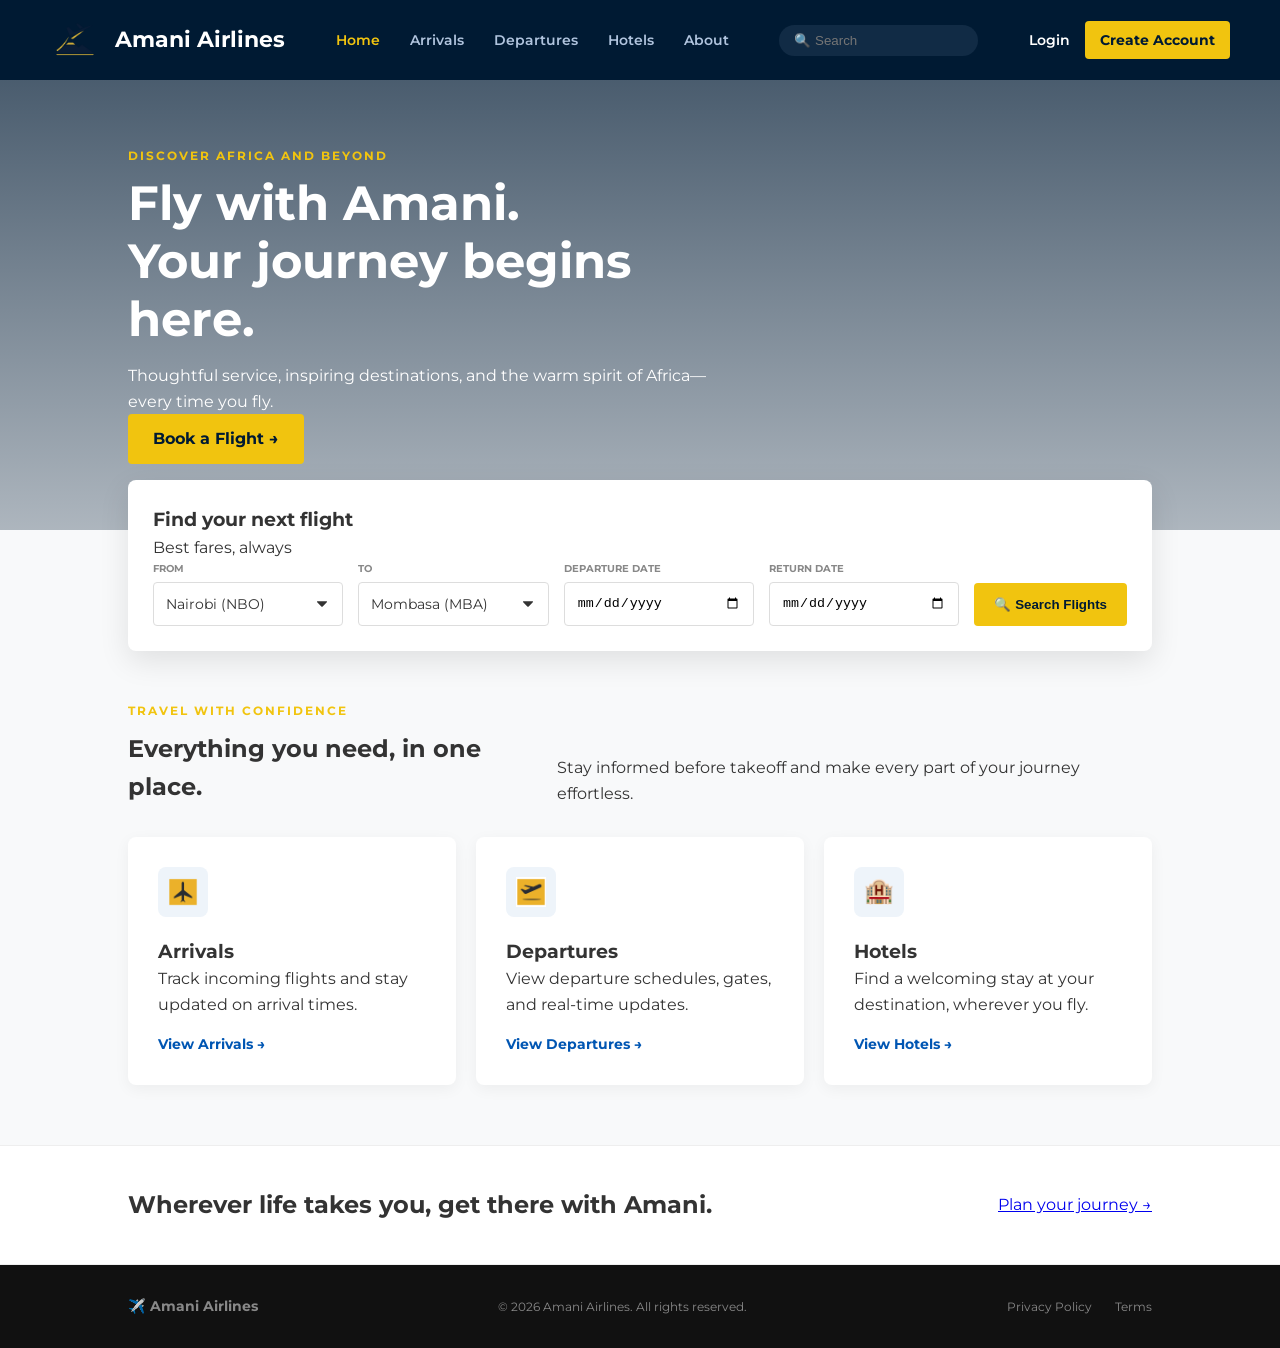
<file: index.html>
<!DOCTYPE html>
<html lang="en">
<head>
    <meta charset="UTF-8">
    <meta name="viewport" content="width=device-width, initial-scale=1.0">
    <title>Amani Airlines</title>
    
    <!-- 1. GOOGLE FONTS -->
    <link href="https://fonts.googleapis.com/css2?family=Montserrat:wght@400;600;700;800&display=swap" rel="stylesheet">
    
    <!-- 2. EXTERNAL CSS LINK -->
    <link rel="stylesheet" href="css/style.css">
</head>
<body>

    <!-- ==========================================
         HEADER SECTION
         ========================================== -->
    <header>
        <div class="logo">
            <a href="index.html">
                <img src="assets/images/logo.png" alt="Amani Airlines Logo" class="logo-img">
                <h1>Amani Airlines</h1>
            </a>
        </div>
        
        <nav>
            <ul>
                <li><a href="index.html" class="active">Home</a></li>
                <li><a href="flights/arrivals.html">Arrivals</a></li>
                <li><a href="flights/departures.html">Departures</a></li>
                <li><a href="hotels.html">Hotels</a></li>
                <li><a href="about.html">About</a></li>
            </ul>
        </nav>
        
        <div class="nav-search">
            <input type="search" placeholder="🔍 Search">
        </div>

        <!-- DYNAMIC HEADER BUTTONS -->
        <div class="nav-actions" id="nav-actions">
            <a href="auth/login.html" class="login-link" id="login-btn">Login</a>
            <a href="auth/register.html" class="btn-register" id="register-btn">Create Account</a>
        </div>
    </header>

    <!-- ==========================================
         HERO SECTION
         ========================================== -->
    <section class="hero">
        <div class="hero-content">
            <span class="subtitle">DISCOVER AFRICA AND BEYOND</span>
            <h2>Fly with Amani.<br>Your journey begins here.</h2>
            <p>Thoughtful service, inspiring destinations, and the warm spirit of Africa—every time you fly.</p>
            <a href="#search" class="btn-gold" id="book-flight-btn">Book a Flight &rarr;</a>
        </div>
    </section>

    <!-- ==========================================
         SEARCH WIDGET
         ========================================== -->
    <section class="search-widget" id="search">
        <div class="search-header">
            <h3>Find your next flight</h3>
            <span class="badge">Best fares, always</span>
        </div>
        
        <form class="search-form" id="flightSearchForm">
            
            <!-- FROM DROPDOWN -->
            <div class="input-group">
                <label>FROM</label>
                <select id="from-city">
                    <option value="Nairobi (NBO)">Nairobi (NBO)</option>
                    <option value="Dubai (DXB)">Dubai (DXB)</option>
                    <option value="Mombasa (MBA)">Mombasa (MBA)</option>
                    <option value="Kisumu (KIS)">Kisumu (KIS)</option>
                    <option value="Entebbe (EBB)">Entebbe (EBB)</option>
                    <option value="Doha (DOH)">Doha (DOH)</option>
                </select>
            </div>
            
            <!-- TO DROPDOWN -->
            <div class="input-group">
                <label>TO</label>
                <select id="to-city">
                    <option value="Mombasa (MBA)">Mombasa (MBA)</option>
                    <option value="Kigali (KGL)">Kigali (KGL)</option>
                    <option value="Zanzibar (ZNZ)">Zanzibar (ZNZ)</option>
                    <option value="Dar es Salaam (DAR)">Dar es Salaam (DAR)</option>
                    <option value="Nairobi (NBO)">Nairobi (NBO)</option>
                </select>
            </div>
            
            <!-- DEPARTURE DATE (UPDATED WITH ID) -->
            <div class="input-group">
                <label>DEPARTURE DATE</label>
                <input type="date" id="departure-date">
            </div>
            
            <!-- RETURN DATE -->
            <div class="input-group">
                <label>RETURN DATE</label>
                <input type="date">
            </div>
            
            <button type="submit" class="btn-search">🔍 Search Flights</button>
        </form>
    </section>

    <!-- ==========================================
         MAIN CONTENT SECTION
         ========================================== -->
    <main class="info-section">
        <div class="section-heading">
            <div>
                <span class="subtitle">TRAVEL WITH CONFIDENCE</span>
                <h2>Everything you need, in one place.</h2>
            </div>
            <p>Stay informed before takeoff and make every part of your journey effortless.</p>
        </div>

        <div class="cards-container">
            
            <!-- Card 1: Arrivals -->
            <a href="flights/arrivals.html" class="card-link">
                <article class="card">
                    <div class="card-icon">
                        <img src="assets/images/Arrival.png" alt="Arrivals Icon">
                    </div>
                    <h3>Arrivals</h3>
                    <p>Track incoming flights and stay updated on arrival times.</p>
                    <span class="card-link-text">View Arrivals &rarr;</span>
                </article>
            </a>
            
            <!-- Card 2: Departures -->
            <a href="flights/departures.html" class="card-link">
                <article class="card">
                    <div class="card-icon">
                        <img src="assets/images/Departure.png" alt="Departures Icon">
                    </div>
                    <h3>Departures</h3>
                    <p>View departure schedules, gates, and real-time updates.</p>
                    <span class="card-link-text">View Departures &rarr;</span>
                </article>
            </a>

            <!-- Card 3: Hotels -->
            <a href="hotels.html" class="card-link">
                <article class="card">
                    <div class="card-icon">🏨</div>
                    <h3>Hotels</h3>
                    <p>Find a welcoming stay at your destination, wherever you fly.</p>
                    <span class="card-link-text">View Hotels &rarr;</span>
                </article>
            </a>
            
        </div>
    </main>

    <!-- ==========================================
         BANNER SECTION
         ========================================== -->
    <section class="banner">
        <h2>Wherever life takes you, get there with Amani.</h2>
        <a href="#" class="link-text">Plan your journey &rarr;</a>
    </section>

    <!-- ==========================================
         FOOTER SECTION
         ========================================== -->
    <footer>
        <div class="footer-left">
            <h3>✈️ Amani Airlines</h3>
        </div>
        <div class="footer-center">
            <p>&copy; 2026 Amani Airlines. All rights reserved.</p>
        </div>
        <div class="footer-right">
            <a href="#">Privacy Policy</a>
            <a href="#">Terms</a>
        </div>
    </footer>

    <!-- ==========================================
         SCRIPTS
         ========================================== -->
    <script>
        // 1. Dynamic Header (Login/Logout logic)
        const isLoggedIn = localStorage.getItem('isLoggedIn');
        const navActions = document.getElementById('nav-actions');

        if (isLoggedIn === 'true') {
            navActions.innerHTML = `
                <a href="account.html" class="login-link">My Account</a>
                <a href="#" class="btn-register" id="logout-btn">Logout</a>
            `;

            document.getElementById('logout-btn').addEventListener('click', function(e) {
                e.preventDefault();
                localStorage.clear();
                alert("You have been logged out.");
                window.location.reload(); 
            });
        }

        // 2. Smart "Book a Flight" Button
        document.getElementById('book-flight-btn').addEventListener('click', function(e) {
            e.preventDefault();
            
            const loggedIn = localStorage.getItem('isLoggedIn');
            
            if (loggedIn === 'true') {
                window.location.href = "account.html";
            } else {
                alert("Please login or create an account to start booking flights.");
                window.location.href = "auth/login.html";
            }
        });

        // 3. Flight Search Redirect (UPDATED TO PASS DATE)
        document.getElementById('flightSearchForm').addEventListener('submit', function(e) {
            e.preventDefault(); 
            
            const fromCity = document.getElementById('from-city').value;
            const toCity = document.getElementById('to-city').value;
            const departureDate = document.getElementById('departure-date').value || 'Any Date';

            // Pass the cities AND the date in the URL
            window.location.href = `flights/results.html?from=${encodeURIComponent(fromCity)}&to=${encodeURIComponent(toCity)}&date=${encodeURIComponent(departureDate)}`;
        });
    </script>

</body>
</html>
</file>
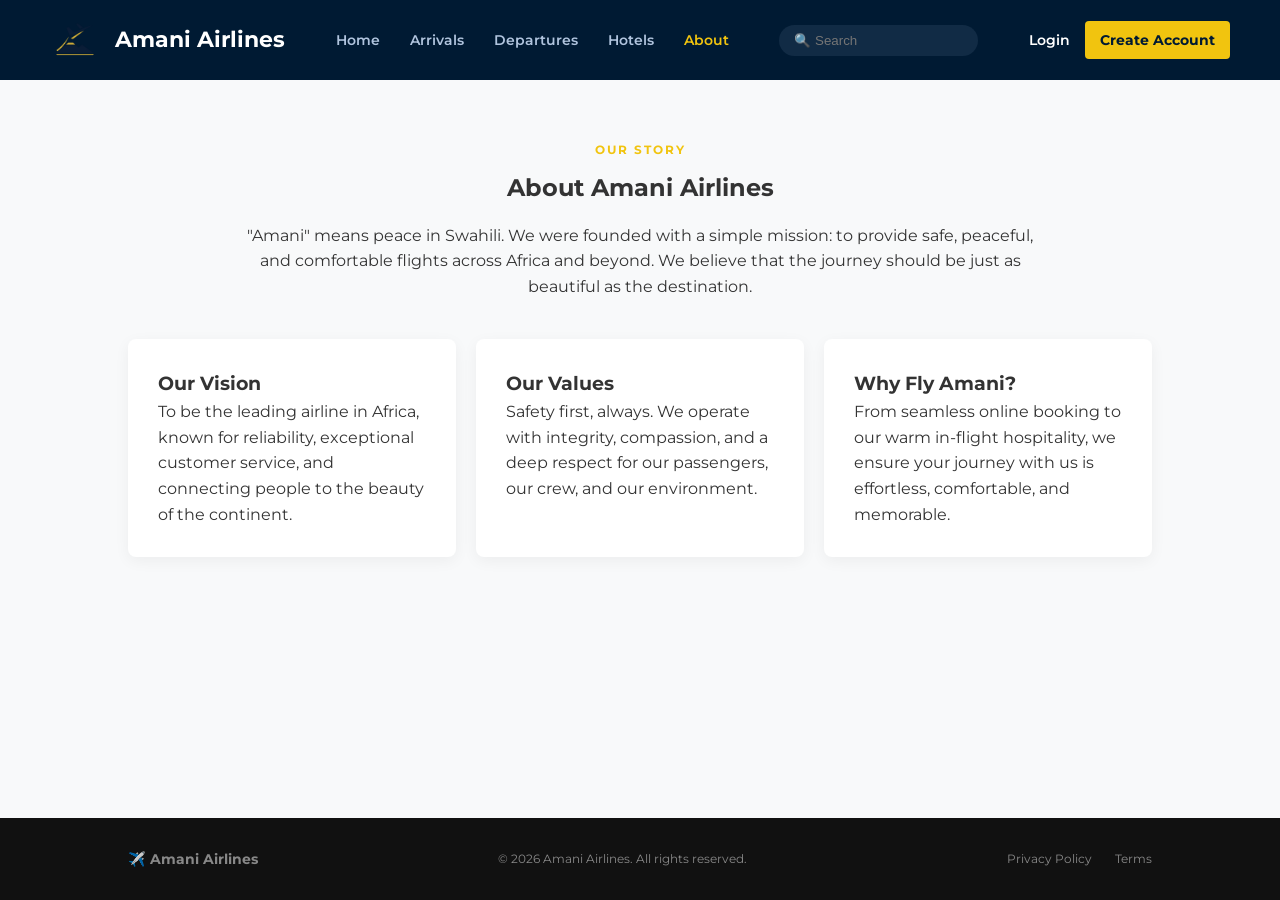
<file: about.html>
<!DOCTYPE html>
<html lang="en">
<head>
    <meta charset="UTF-8">
    <meta name="viewport" content="width=device-width, initial-scale=1.0">
    <title>About Us - Amani Airlines</title>
    
    <link href="https://fonts.googleapis.com/css2?family=Montserrat:wght@400;600;700;800&display=swap" rel="stylesheet">
    <link rel="stylesheet" href="css/style.css">
</head>
<body>

    <!-- HEADER -->
    <header>
        <div class="logo">
            <a href="index.html">
                <img src="assets/images/logo.png" alt="Amani Airlines Logo" class="logo-img">
                <h1>Amani Airlines</h1>
            </a>
        </div>
        
        <nav>
            <ul>
                <li><a href="index.html">Home</a></li>
                <li><a href="flights/arrivals.html">Arrivals</a></li>
                <li><a href="flights/departures.html">Departures</a></li>
                <li><a href="hotels.html">Hotels</a></li>
                <li><a href="about.html" class="active">About</a></li> <!-- ACTIVE LINK -->
            </ul>
        </nav>
        
        <div class="nav-search">
            <input type="search" placeholder="🔍 Search">
        </div>

        <div class="nav-actions">
            <a href="auth/login.html" class="login-link">Login</a>
            <a href="auth/register.html" class="btn-register">Create Account</a>
        </div>
    </header>

    <!-- MAIN ABOUT CONTENT -->
    <main class="info-section" style="margin-top: 60px; min-height: 60vh;">
        
        <div class="section-heading" style="flex-direction: column; align-items: center; text-align: center;">
            <div>
                <span class="subtitle">OUR STORY</span>
                <h2>About Amani Airlines</h2>
            </div>
            <p style="margin-top: 15px; max-width: 800px;">
                "Amani" means peace in Swahili. We were founded with a simple mission: to provide safe, peaceful, and comfortable flights across Africa and beyond. We believe that the journey should be just as beautiful as the destination.
            </p>
        </div>

        <!-- We can use your existing 'cards-container' class for this section! -->
        <div class="cards-container" style="margin-top: 40px;">
            
            <article class="card">
                <h3>Our Vision</h3>
                <p>To be the leading airline in Africa, known for reliability, exceptional customer service, and connecting people to the beauty of the continent.</p>
            </article>
            
            <article class="card">
                <h3>Our Values</h3>
                <p>Safety first, always. We operate with integrity, compassion, and a deep respect for our passengers, our crew, and our environment.</p>
            </article>

            <article class="card">
                <h3>Why Fly Amani?</h3>
                <p>From seamless online booking to our warm in-flight hospitality, we ensure your journey with us is effortless, comfortable, and memorable.</p>
            </article>
            
        </div>
    </main>

    <!-- FOOTER -->
    <footer>
        <div class="footer-left">
            <h3>✈️ Amani Airlines</h3>
        </div>
        <div class="footer-center">
            <p>&copy; 2026 Amani Airlines. All rights reserved.</p>
        </div>
        <div class="footer-right">
            <a href="#">Privacy Policy</a>
            <a href="#">Terms</a>
        </div>
    </footer>

</body>
</html>
</file>
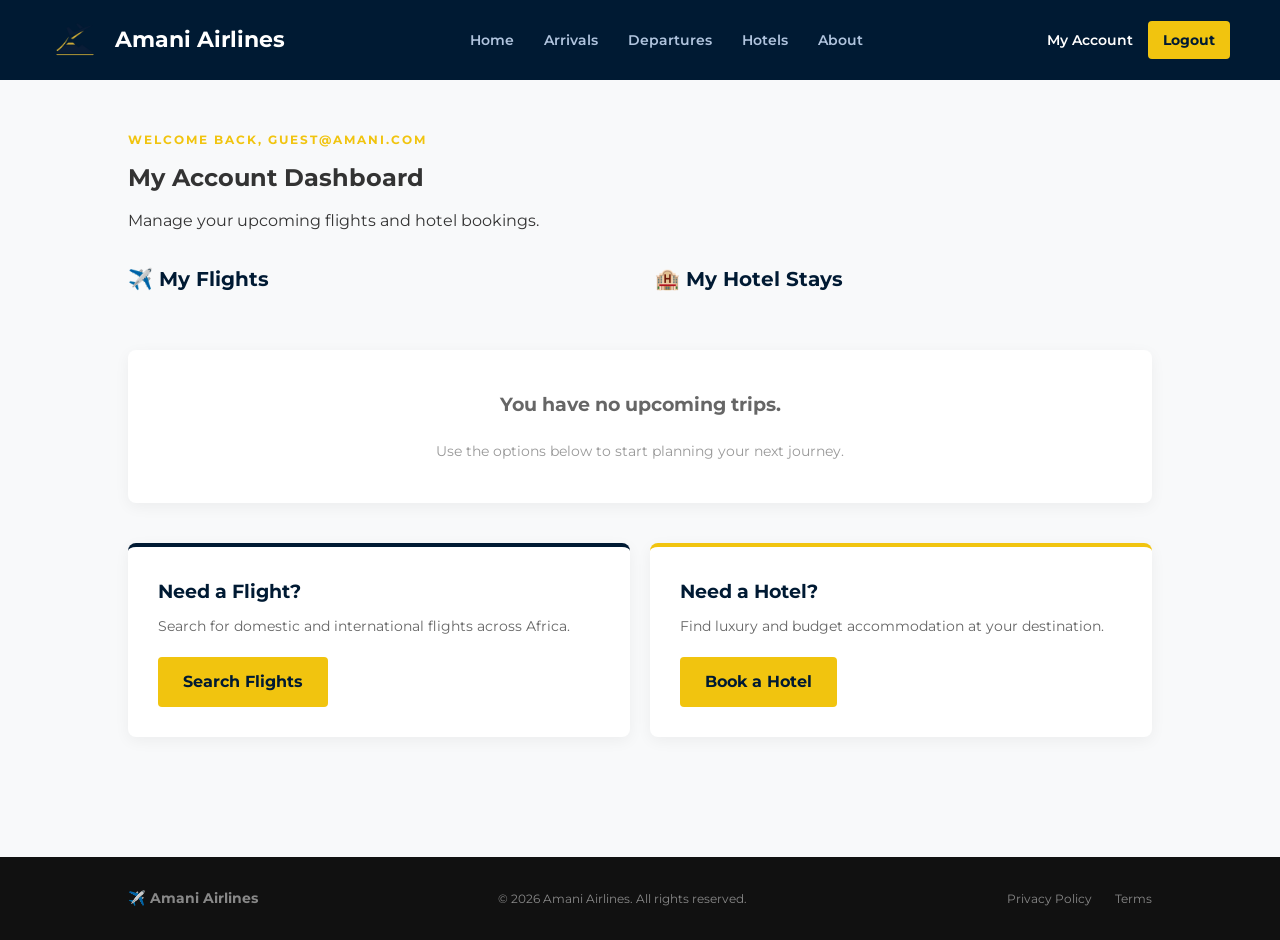
<file: account.html>
<!DOCTYPE html>
<html lang="en">
<head>
    <meta charset="UTF-8">
    <meta name="viewport" content="width=device-width, initial-scale=1.0">
    <title>My Account - Amani Airlines</title>
    
    <link href="https://fonts.googleapis.com/css2?family=Montserrat:wght@400;600;700;800&display=swap" rel="stylesheet">
    <link rel="stylesheet" href="css/style.css">
    <link rel="stylesheet" href="css/arrivals.css"> <!-- For the table styles -->
</head>
<body>

    <!-- HEADER -->
    <header>
        <div class="logo">
            <a href="index.html">
                <img src="assets/images/logo.png" alt="Amani Airlines Logo" class="logo-img">
                <h1>Amani Airlines</h1>
            </a>
        </div>
        <nav>
            <ul>
                <li><a href="index.html">Home</a></li>
                <li><a href="flights/arrivals.html">Arrivals</a></li>
                <li><a href="flights/departures.html">Departures</a></li>
                <li><a href="hotels.html">Hotels</a></li>
                <li><a href="about.html">About</a></li>
            </ul>
        </nav>
        <div class="nav-actions">
            <a href="account.html" class="login-link">My Account</a>
            <a href="index.html" class="btn-register" onclick="localStorage.clear()">Logout</a>
        </div>
    </header>

    <!-- MAIN DASHBOARD -->
    <main class="info-section" style="flex: 1; margin-top: 50px; padding-bottom: 60px;">
        
        <div class="section-heading" style="flex-direction: column; align-items: flex-start; margin-bottom: 30px;">
            <div>
                <span class="subtitle" id="welcome-email">WELCOME BACK</span>
                <h2>My Account Dashboard</h2>
            </div>
            <p style="margin-top: 10px;">Manage your upcoming flights and hotel bookings.</p>
        </div>

        <!-- SPLIT TABLES CONTAINER -->
        <div style="display: flex; gap: 30px; margin-bottom: 40px;">
            
            <!-- LEFT TABLE: FLIGHTS -->
            <div style="flex: 1;">
                <h3 style="color: #001a33; margin-bottom: 15px; font-size: 20px;">✈️ My Flights</h3>
                <section class="table-wrapper" style="padding: 0;">
                    <table id="flights-table">
                        <thead>
                            <tr>
                                <th>DATE</th>
                                <th>FLIGHT DETAILS</th>
                                <th>STATUS</th>
                            </tr>
                        </thead>
                        <tbody id="flights-tbody">
                            <!-- JS will inject flights here -->
                        </tbody>
                    </table>
                </section>
            </div>

            <!-- RIGHT TABLE: HOTELS -->
            <div style="flex: 1;">
                <h3 style="color: #001a33; margin-bottom: 15px; font-size: 20px;">🏨 My Hotel Stays</h3>
                <section class="table-wrapper" style="padding: 0;">
                    <table id="hotels-table">
                        <thead>
                            <tr>
                                <th>DATE</th>
                                <th>HOTEL DETAILS</th>
                                <th>STATUS</th>
                            </tr>
                        </thead>
                        <tbody id="hotels-tbody">
                            <!-- JS will inject hotels here -->
                        </tbody>
                    </table>
                </section>
            </div>

        </div>

        <!-- Empty State Message (Hidden by default) -->
        <div id="no-bookings" style="display: none; text-align: center; padding: 40px; background: white; border-radius: 8px; box-shadow: 0 4px 15px rgba(0,0,0,0.05); margin-top: 20px; margin-bottom: 40px;">
            <h3 style="color: #666; margin-bottom: 20px;">You have no upcoming trips.</h3>
            <p style="color: #999; font-size: 14px;">Use the options below to start planning your next journey.</p>
        </div>

        <!-- QUICK ACTIONS -->
        <div style="display: flex; gap: 20px;">
            
            <!-- Flight Action -->
            <div style="flex: 1; background: white; padding: 30px; border-radius: 8px; box-shadow: 0 4px 15px rgba(0,0,0,0.05); border-top: 4px solid #001a33;">
                <h3 style="color: #001a33; margin-bottom: 10px;">Need a Flight?</h3>
                <p style="color: #666; font-size: 14px; margin-bottom: 20px; line-height: 1.5;">Search for domestic and international flights across Africa.</p>
                <a href="index.html#search" class="btn-gold" style="text-decoration: none; display: inline-block;">Search Flights</a>
            </div>

            <!-- Hotel Action -->
            <div style="flex: 1; background: white; padding: 30px; border-radius: 8px; box-shadow: 0 4px 15px rgba(0,0,0,0.05); border-top: 4px solid #f1c40f;">
                <h3 style="color: #001a33; margin-bottom: 10px;">Need a Hotel?</h3>
                <p style="color: #666; font-size: 14px; margin-bottom: 20px; line-height: 1.5;">Find luxury and budget accommodation at your destination.</p>
                <a href="hotels.html" class="btn-gold" style="text-decoration: none; display: inline-block;">Book a Hotel</a>
            </div>

        </div>

    </main>

    <!-- FOOTER -->
    <footer>
        <div class="footer-left">
            <h3>✈️ Amani Airlines</h3>
        </div>
        <div class="footer-center">
            <p>&copy; 2026 Amani Airlines. All rights reserved.</p>
        </div>
        <div class="footer-right">
            <a href="#">Privacy Policy</a>
            <a href="#">Terms</a>
        </div>
    </footer>

    <!-- DASHBOARD SCRIPT -->
    <script>
        // 1. Display the user's email
        const userEmail = localStorage.getItem('userEmail') || 'guest@amani.com';
        document.getElementById('welcome-email').innerText = `WELCOME BACK, ${userEmail.toUpperCase()}`;

        const flightsTbody = document.getElementById('flights-tbody');
        const hotelsTbody = document.getElementById('hotels-tbody');
        const flightsTable = document.getElementById('flights-table');
        const hotelsTable = document.getElementById('hotels-table');
        const noBookings = document.getElementById('no-bookings');

        // 2. Fetch from Python Backend
        fetch(`http://127.0.0.1:5000/api/my-bookings?email=${encodeURIComponent(userEmail)}`)
            .then(response => response.json())
            .then(data => {
                if (data.length > 0) {
                    let hasFlights = false;
                    let hasHotels = false;

                    data.forEach(booking => {
                        const row = `
                            <tr>
                                <td>${booking.booking_date}</td>
                                <td>${booking.item_name}</td>
                                <td class="status-landed">CONFIRMED</td>
                            </tr>
                        `;
                        
                        // Sort them based on booking_type
                        if (booking.booking_type === 'Flight') {
                            flightsTbody.innerHTML += row;
                            hasFlights = true;
                        } else {
                            hotelsTbody.innerHTML += row;
                            hasHotels = true;
                        }
                    });

                    // Show a nice message if they only have one type of booking
                    if (!hasFlights) flightsTbody.innerHTML = `<tr><td colspan="3" style="text-align:center; color:#999;">No flights booked yet.</td></tr>`;
                    if (!hasHotels) hotelsTbody.innerHTML = `<tr><td colspan="3" style="text-align:center; color:#999;">No hotels booked yet.</td></tr>`;
                    
                } else {
                    checkLocalStorage();
                }
            })
            .catch(error => {
                console.log("Python backend not detected. Using localStorage fallback.");
                checkLocalStorage();
            });

        // 3. The LocalStorage Fallback
        function checkLocalStorage() {
            const hasBooking = localStorage.getItem('hasBooking');
            const confirmedItem = localStorage.getItem('confirmedItem'); 

            if (hasBooking === 'true') {
                // If offline, we don't know the type, so we default to the Hotel table
                hotelsTbody.innerHTML = `
                    <tr>
                        <td>Oct 15, 2026</td>
                        <td>${confirmedItem || 'Amani Skybridge Hotel NBO'}</td>
                        <td class="status-landed">CONFIRMED</td>
                    </tr>
                `;
                flightsTbody.innerHTML = `<tr><td colspan="3" style="text-align:center; color:#999;">No flights booked yet.</td></tr>`;
            } else {
                flightsTable.style.display = 'none';
                hotelsTable.style.display = 'none';
                noBookings.style.display = 'block';
            }
        }
    </script>

</body>
</html>
</file>
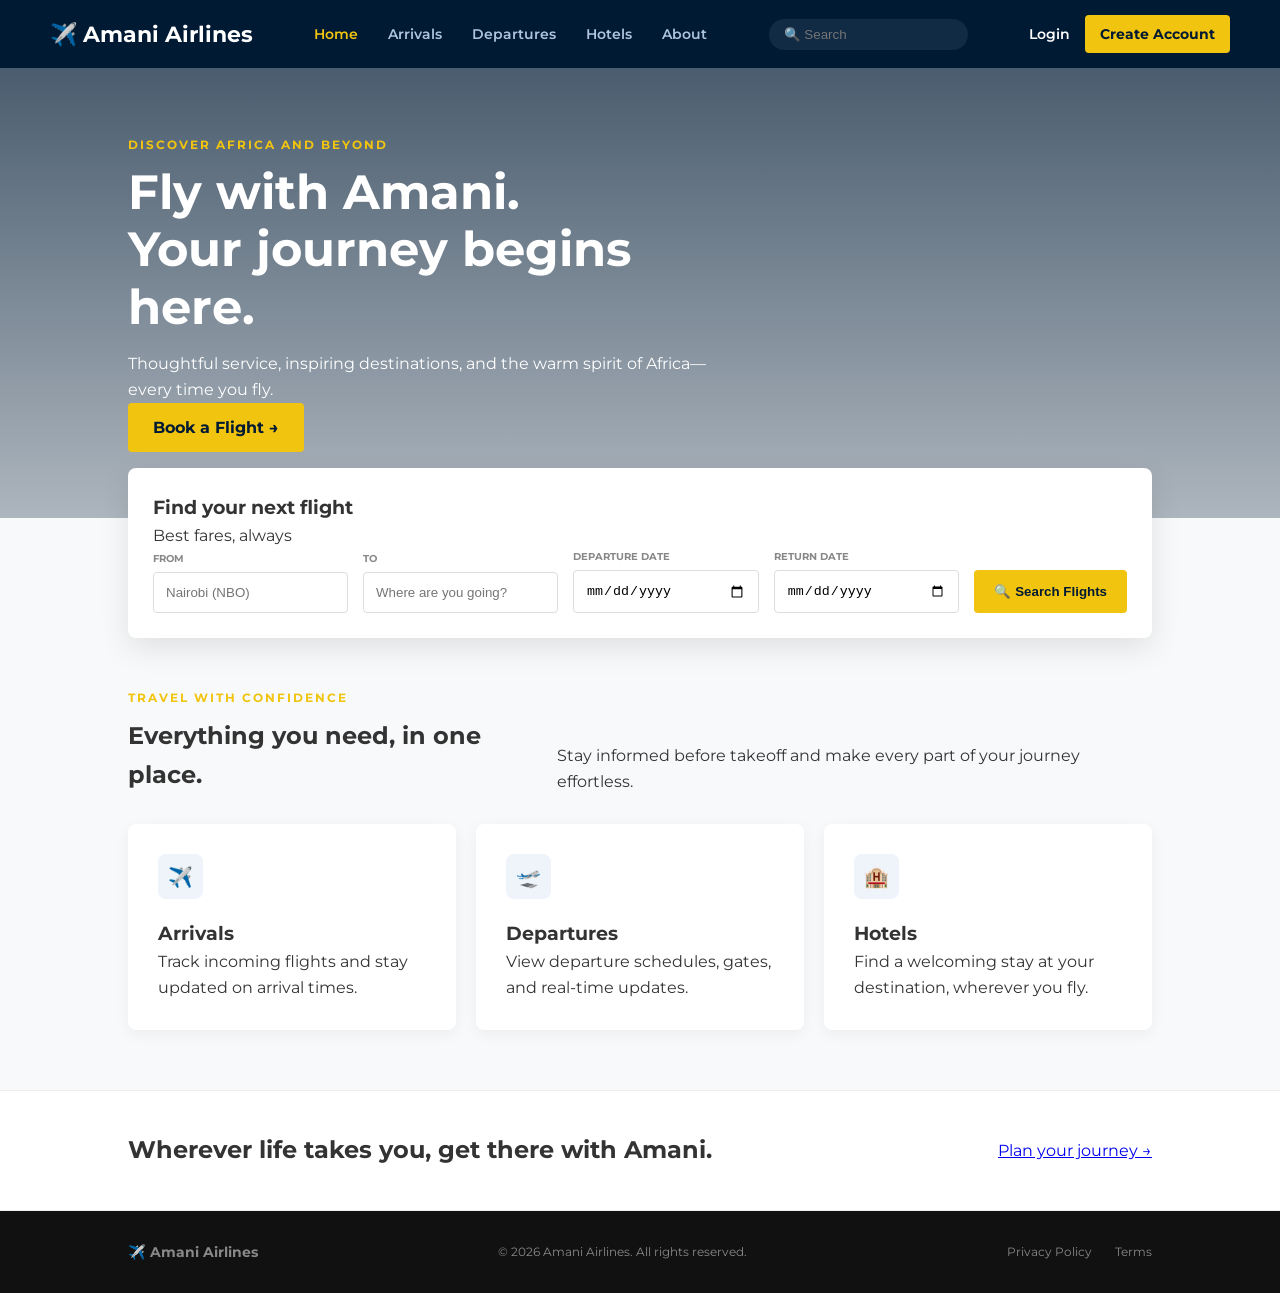
<file: home.html>
<!DOCTYPE html>
<html lang="en">
<head>
    <meta charset="UTF-8">
    <meta name="viewport" content="width=device-width, initial-scale=1.0">
    <title>Amani Airlines</title>
    
    <!-- 1. GOOGLE FONTS: We import 'Montserrat' to make the text look modern and clean -->
    <link href="https://fonts.googleapis.com/css2?family=Montserrat:wght@400;600;700;800&display=swap" rel="stylesheet">
    
    <!-- 2. EXTERNAL CSS LINK: Links to our separate styling file -->
    <link rel="stylesheet" href="style.css">
</head>
<body>

    <!-- ==========================================
         HEADER SECTION
         Uses semantic <header> and <nav> tags
         ========================================== -->
    <header>
        <div class="logo">
            <h1>✈️ Amani Airlines</h1>
        </div>
        
        <!-- Navigation menu -->
        <nav>
            <ul>
                <li><a href="#" class="active">Home</a></li>
                <li><a href="#">Arrivals</a></li>
                <li><a href="#">Departures</a></li>
                <li><a href="#">Hotels</a></li>
                <li><a href="#">About</a></li>
            </ul>
        </nav>
        
        <!-- Search bar inside the header -->
        <div class="nav-search">
            <input type="search" placeholder="🔍 Search">
        </div>

        <div class="nav-actions">
    <a href="login.html" class="login-link">Login</a>
    <a href="register.html" class="btn-register">Create Account</a>
    
</div>
    </header>

    <!-- ==========================================
         The big background image with the main title
         ========================================== -->
    <section class="hero">
        <div class="hero-content">
            <!-- Small text above the title -->
            <span class="subtitle">DISCOVER AFRICA AND BEYOND</span>
            
            <!-- Main Heading using <h2> because <h1> is in the logo -->
            <h2>Fly with Amani.<br>Your journey begins here.</h2>
            
            <p>Thoughtful service, inspiring destinations, and the warm spirit of Africa—every time you fly.</p>
            
            <!-- Call to Action (CTA) Button -->
            <a href="#search" class="btn-gold">Book a Flight &rarr;</a>
        </div>
    </section>

    <!-- ==========================================
         SEARCH WIDGET
         The floating white box for booking
         ========================================== -->
    <section class="search-widget" id="search">
        <div class="search-header">
            <h3>Find your next flight</h3>
            <span class="badge">Best fares, always</span>
        </div>
        
        <!-- The form uses Flexbox in CSS to put inputs side-by-side -->
        <form class="search-form">
            <!-- Input Group 1: Departure -->
            <div class="input-group">
                <label>FROM</label>
                <input type="text" placeholder="Nairobi (NBO)">
            </div>
            
            <!-- Input Group 2: Destination -->
            <div class="input-group">
                <label>TO</label>
                <input type="text" placeholder="Where are you going?">
            </div>
            
            <!-- Input Group 3: Date 1 -->
            <div class="input-group">
                <label>DEPARTURE DATE</label>
                <!-- HTML5 input type="date" provides a built-in calendar picker -->
                <input type="date">
            </div>
            
            <!-- Input Group 4: Date 2 -->
            <div class="input-group">
                <label>RETURN DATE</label>
                <input type="date">
            </div>
            
            <button type="submit" class="btn-search">🔍 Search Flights</button>
        </form>
    </section>

    <!-- ==========================================
         MAIN CONTENT SECTION
         Uses <main> because this is the core content
         ========================================== -->
    <main class="info-section">
        <div class="section-heading">
            <div>
                <span class="subtitle">TRAVEL WITH CONFIDENCE</span>
                <h2>Everything you need, in one place.</h2>
            </div>
            <p>Stay informed before takeoff and make every part of your journey effortless.</p>
        </div>

        <!-- Container for the 3 cards -->
        <div class="cards-container">
            
            <!-- Card 1: Uses <article> because it's a self-contained piece of content -->
            <article class="card">
                <div class="card-icon">✈️</div>
                <h3>Arrivals</h3>
                <p>Track incoming flights and stay updated on arrival times.</p>
            </article>
            
            <!-- Card 2 -->
            <article class="card">
                <div class="card-icon">🛫</div>
                <h3>Departures</h3>
                <p>View departure schedules, gates, and real-time updates.</p>
            </article>

            <!-- Card 3 -->
            <article class="card">
                <div class="card-icon">🏨</div>
                <h3>Hotels</h3>
                <p>Find a welcoming stay at your destination, wherever you fly.</p>
            </article>
            
        </div>
    </main>

    <!-- ==========================================
         BANNER SECTION
         A simple horizontal call-to-action
         ========================================== -->
    <section class="banner">
        <h2>Wherever life takes you, get there with Amani.</h2>
        <a href="#" class="link-text">Plan your journey &rarr;</a>
    </section>

    <!-- ==========================================
         FOOTER SECTION
         Uses semantic <footer> tag
         ========================================== -->
    <footer>
        <div class="footer-left">
            <h3>✈️ Amani Airlines</h3>
        </div>
        <div class="footer-center">
            <p>&copy; 2026 Amani Airlines. All rights reserved.</p>
        </div>
        <div class="footer-right">
            <a href="#">Privacy Policy</a>
            <a href="#">Terms</a>
        </div>
    </footer>

</body>
</html>
</file>
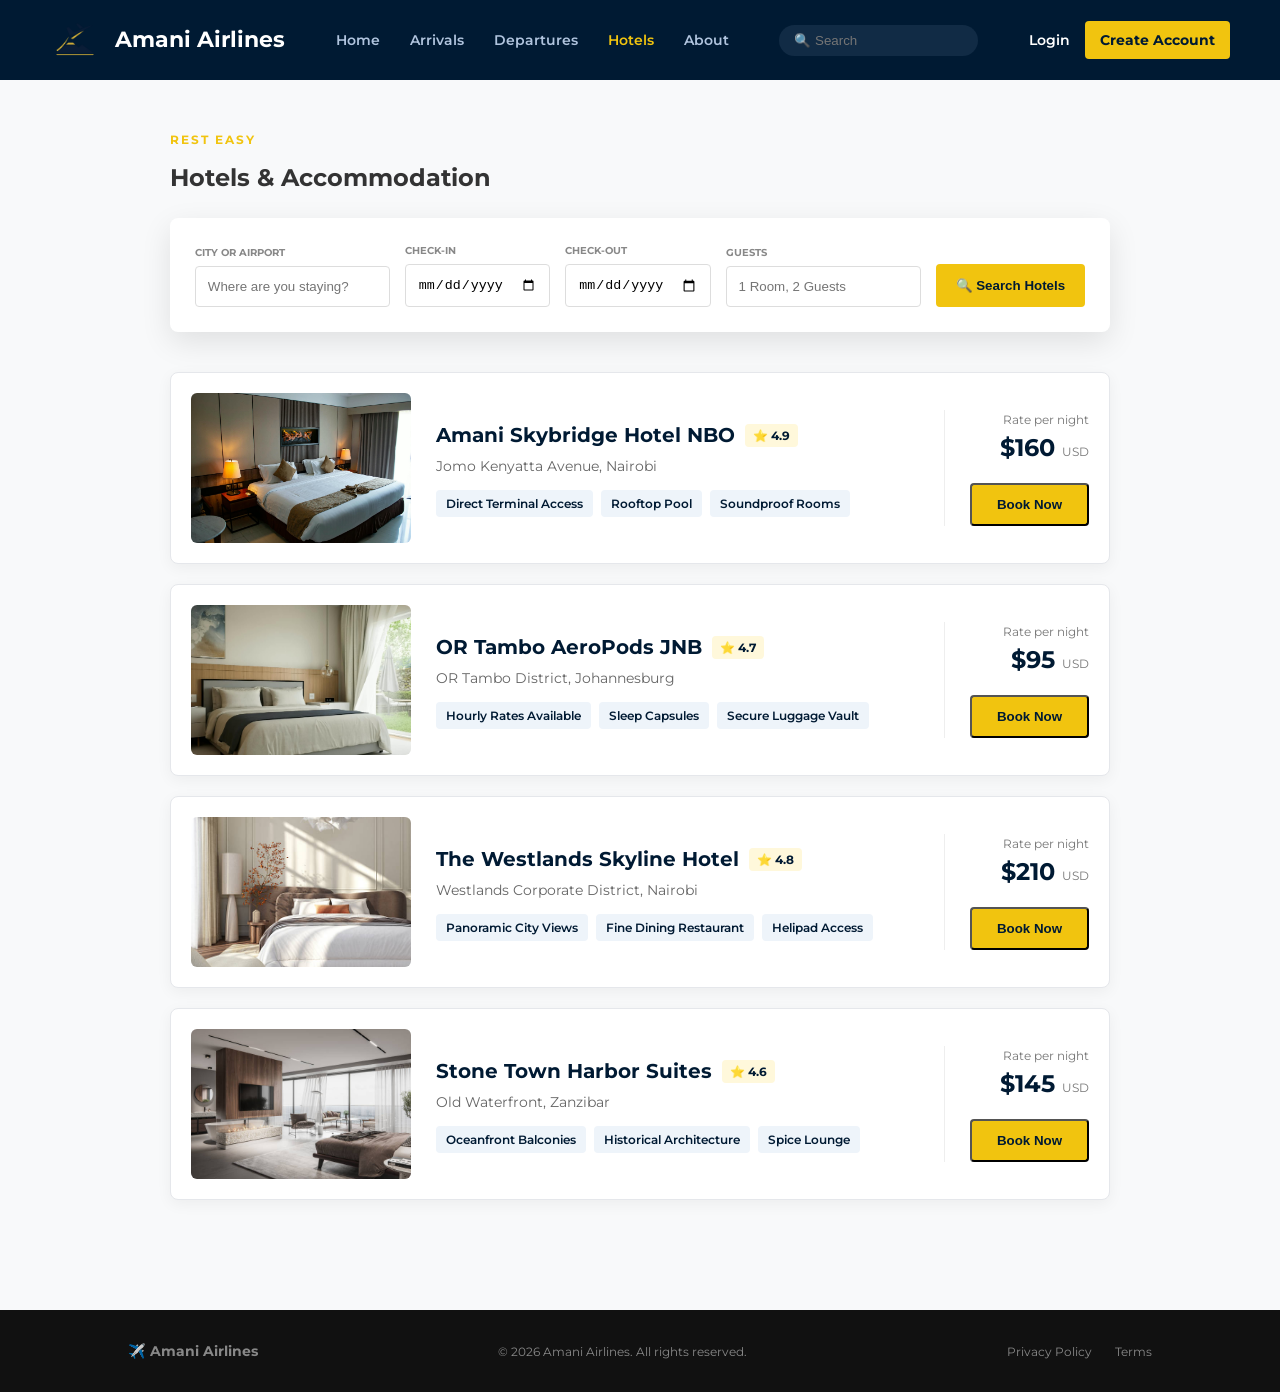
<file: hotels.html>
<!DOCTYPE html>
<html lang="en">
<head>
    <meta charset="UTF-8">
    <meta name="viewport" content="width=device-width, initial-scale=1.0">
    <title>Hotels & Accommodation - Amani Airlines</title>
    
    <!-- Links -->
    <link href="https://fonts.googleapis.com/css2?family=Montserrat:wght@400;600;700;800&display=swap" rel="stylesheet">
    <link rel="stylesheet" href="css/style.css">
</head>
<body>

    <!-- HEADER -->
    <header>
        <div class="logo">
            <a href="index.html">
                <img src="assets/images/logo.png" alt="Amani Airlines Logo" class="logo-img">
                <h1>Amani Airlines</h1>
            </a>
        </div>
        
        <nav>
            <ul>
                <li><a href="index.html">Home</a></li>
                <li><a href="flights/arrivals.html">Arrivals</a></li>
                <li><a href="flights/departures.html">Departures</a></li>
                <li><a href="hotels.html" class="active">Hotels</a></li>
                <li><a href="about.html">About</a></li>
            </ul>
        </nav>
        
        <div class="nav-search">
            <input type="search" placeholder="🔍 Search">
        </div>

        <div class="nav-actions">
            <a href="auth/login.html" class="login-link">Login</a>
            <a href="auth/register.html" class="btn-register">Create Account</a>
        </div>
    </header>

    <!-- HOTELS MAIN CONTENT -->
    <main class="hotels-container" style="flex: 1; padding-bottom: 60px;">
        
        <div class="section-header" style="margin-bottom: 20px;">
            <span class="subtitle" style="color: #f1c40f; letter-spacing: 2px;">REST EASY</span>
            <h2>Hotels & Accommodation</h2>
        </div>

        <!-- HOTEL SEARCH WIDGET -->
        <div class="search-widget" style="width: 100%; margin: 0 0 40px 0; max-width: 100%;">
            <form class="search-form">
                <div class="input-group">
                    <label>CITY OR AIRPORT</label>
                    <input type="text" placeholder="Where are you staying?">
                </div>
                <div class="input-group">
                    <label>CHECK-IN</label>
                    <input type="date">
                </div>
                <div class="input-group">
                    <label>CHECK-OUT</label>
                    <input type="date">
                </div>
                <div class="input-group">
                    <label>GUESTS</label>
                    <input type="text" placeholder="1 Room, 2 Guests">
                </div>
                <button type="submit" class="btn-search">🔍 Search Hotels</button>
            </form>
        </div>

        <div class="hotel-list">
            
            <!-- Hotel 1 -->
            <article class="hotel-item">
                <img src="assets/images/hotel1.jpg" alt="Amani Skybridge Hotel NBO">
                <div class="hotel-details">
                    <div class="title-row">
                        <h3>Amani Skybridge Hotel NBO</h3>
                        <span class="rating">⭐ 4.9</span>
                    </div>
                    <p class="location">Jomo Kenyatta Avenue, Nairobi</p>
                    <ul class="amenities">
                        <li>Direct Terminal Access</li>
                        <li>Rooftop Pool</li>
                        <li>Soundproof Rooms</li>
                    </ul>
                </div>
                <div class="hotel-booking">
                    <span class="rate-label">Rate per night</span>
                    <strong class="price">$160 <small>USD</small></strong>
                    <!-- ADDED DATA ATTRIBUTES HERE -->
                    <button type="button" class="btn-gold book-btn" data-name="Amani Skybridge Hotel NBO" data-price="$160">Book Now</button>
                </div>
            </article>

            <!-- Hotel 2 -->
            <article class="hotel-item">
               <img src="assets/images/hotel2.jpg" alt="OR Tambo AeroPods JNB">
                <div class="hotel-details">
                    <div class="title-row">
                        <h3>OR Tambo AeroPods JNB</h3>
                        <span class="rating">⭐ 4.7</span>
                    </div>
                    <p class="location">OR Tambo District, Johannesburg</p>
                    <ul class="amenities">
                        <li>Hourly Rates Available</li>
                        <li>Sleep Capsules</li>
                        <li>Secure Luggage Vault</li>
                    </ul>
                </div>
                <div class="hotel-booking">
                    <span class="rate-label">Rate per night</span>
                    <strong class="price">$95 <small>USD</small></strong>
                    <!-- ADDED DATA ATTRIBUTES HERE -->
                    <button type="button" class="btn-gold book-btn" data-name="OR Tambo AeroPods JNB" data-price="$95">Book Now</button>
                </div>
            </article>

            <!-- Hotel 3 -->
            <article class="hotel-item">
                <img src="assets/images/hotel3.jpg" alt="The Westlands Skyline Hotel">
                <div class="hotel-details">
                    <div class="title-row">
                        <h3>The Westlands Skyline Hotel</h3>
                        <span class="rating">⭐ 4.8</span>
                    </div>
                    <p class="location">Westlands Corporate District, Nairobi</p>
                    <ul class="amenities">
                        <li>Panoramic City Views</li>
                        <li>Fine Dining Restaurant</li>
                        <li>Helipad Access</li>
                    </ul>
                </div>
                <div class="hotel-booking">
                    <span class="rate-label">Rate per night</span>
                    <strong class="price">$210 <small>USD</small></strong>
                    <!-- ADDED DATA ATTRIBUTES HERE -->
                    <button type="button" class="btn-gold book-btn" data-name="The Westlands Skyline Hotel" data-price="$210">Book Now</button>
                </div>
            </article>
            
             <!-- Hotel 4 -->
             <article class="hotel-item">
               <img src="assets/images/hotel4.jpg" alt="Stone Town Harbor Suites">
                <div class="hotel-details">
                    <div class="title-row">
                        <h3>Stone Town Harbor Suites</h3>
                        <span class="rating">⭐ 4.6</span>
                    </div>
                    <p class="location">Old Waterfront, Zanzibar</p>
                    <ul class="amenities">
                        <li>Oceanfront Balconies</li>
                        <li>Historical Architecture</li>
                        <li>Spice Lounge</li>
                    </ul>
                </div>
                <div class="hotel-booking">
                    <span class="rate-label">Rate per night</span>
                    <strong class="price">$145 <small>USD</small></strong>
                    <!-- ADDED DATA ATTRIBUTES HERE -->
                    <button type="button" class="btn-gold book-btn" data-name="Stone Town Harbor Suites" data-price="$145">Book Now</button>
                </div>
            </article>

        </div>
    </main>

    <!--  FOOTER -->
    <footer>
        <div class="footer-left">
            <h3>✈️ Amani Airlines</h3>
        </div>
        <div class="footer-center">
            <p>&copy; 2026 Amani Airlines. All rights reserved.</p>
        </div>
        <div class="footer-right">
            <a href="#">Privacy Policy</a>
            <a href="#">Terms</a>
        </div>
    </footer>

    <!-- LOGIN PROTECTION & INTENT SCRIPT -->
    <script>
        const isLoggedIn = localStorage.getItem('isLoggedIn');
        const bookButtons = document.querySelectorAll('.book-btn');

        bookButtons.forEach(button => {
            button.addEventListener('click', function(e) {
                // 1. Get the specific hotel name and price from the button we just clicked
                const hotelName = this.getAttribute('data-name');
                const hotelPrice = this.getAttribute('data-price');

                // 2. Save that info to localStorage so the Checkout page can read it
                localStorage.setItem('bookingName', hotelName);
                localStorage.setItem('bookingPrice', hotelPrice);

                if (!isLoggedIn) {
                    e.preventDefault();
                    // 3. Save the redirect intent so they go to checkout AFTER logging in
                    localStorage.setItem('redirectTo', 'bookings/checkout.html');
                    
                    alert("Please login or create an account to book a hotel.");
                    window.location.href = "auth/login.html";
                } else {
                    // If they are already logged in, go straight to checkout
                    window.location.href = "bookings/checkout.html";
                }
            });
        });
    </script>

</body>
</html>
</file>
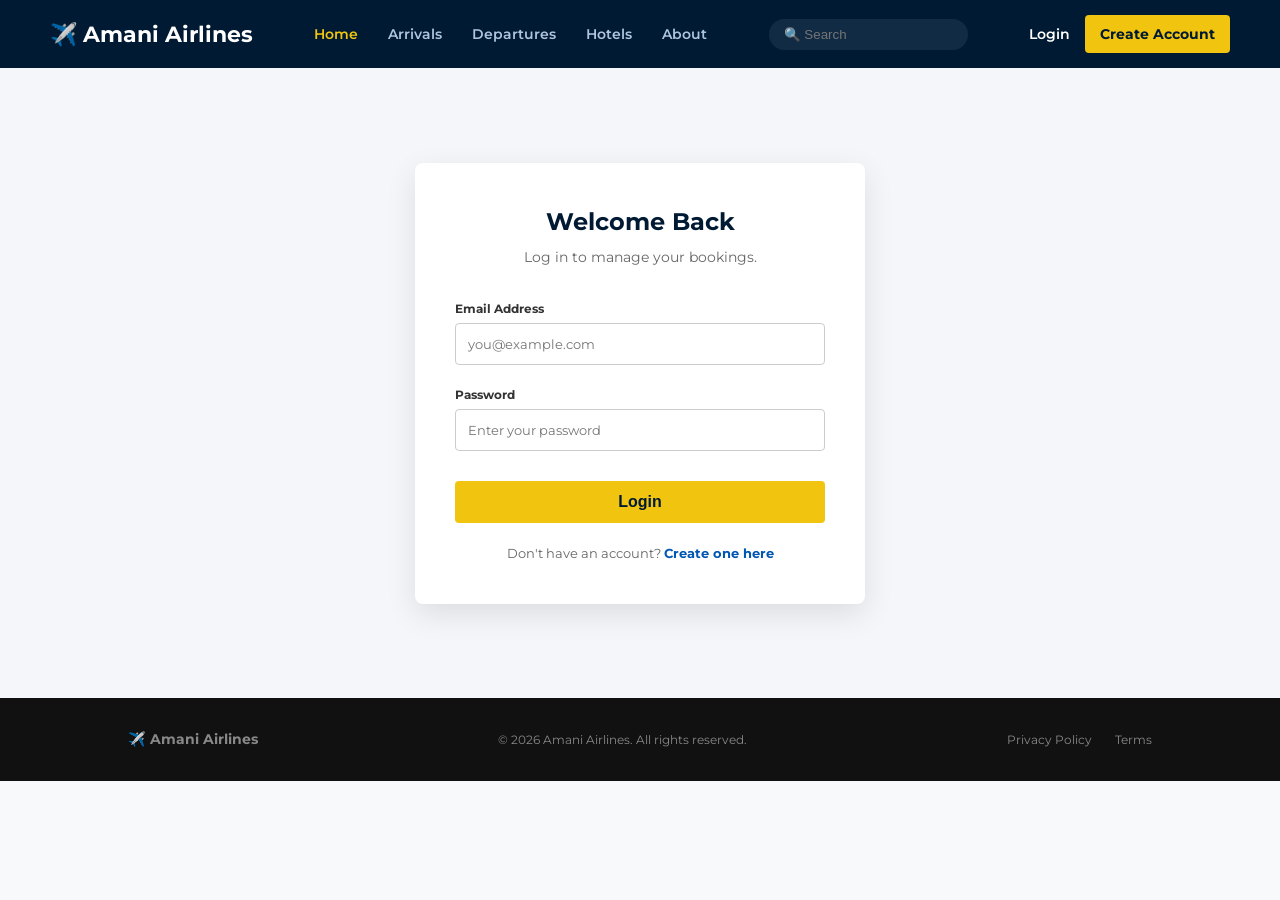
<file: login.html>
<!DOCTYPE html>
<html lang="en">
<head>
    <meta charset="UTF-8">
    <meta name="viewport" content="width=device-width, initial-scale=1.0">
    <title>Login - Amani Airlines</title>
    <link href="https://fonts.googleapis.com/css2?family=Montserrat:wght@400;600;700&display=swap" rel="stylesheet">
    <link rel="stylesheet" href="style.css">
</head>
<body>

    <!-- PASTE YOUR HEADER HERE -->
    <header> 
        <div class="logo">
            <h1>✈️ Amani Airlines</h1>
        </div>
        
        <!-- Navigation menu -->
        <nav>
            <ul>
                <li><a href="#" class="active">Home</a></li>
                <li><a href="#">Arrivals</a></li>
                <li><a href="#">Departures</a></li>
                <li><a href="#">Hotels</a></li>
                <li><a href="#">About</a></li>
            </ul>
        </nav>
        
        <!-- Search bar inside the header -->
        <div class="nav-search">
            <input type="search" placeholder="🔍 Search">
        </div>

        <div class="nav-actions">
    <a href="login.html" class="login-link">Login</a>
    <a href="register.html" class="btn-register">Create Account</a>
    
      </div>
</header>

    <main class="auth-container">
        <div class="auth-box">
            <h2>Welcome Back</h2>
            <p class="auth-subtitle">Log in to manage your bookings.</p>
            
            <form>
                <div class="input-group">
                    <label>Email Address</label>
                    <input type="email" placeholder="you@example.com" required>
                </div>
                
                <div class="input-group">
                    <label>Password</label>
                    <input type="password" placeholder="Enter your password" required>
                </div>
                
                <button type="submit" class="btn-gold full-width">Login</button>
            </form>
            
            <p class="switch-text">Don't have an account? <a href="register.html">Create one here</a></p>
        </div>
    </main>

    
    <footer> <div class="footer-left">
            <h3>✈️ Amani Airlines</h3>
        </div>
        <div class="footer-center">
            <p>&copy; 2026 Amani Airlines. All rights reserved.</p>
        </div>
        <div class="footer-right">
            <a href="#">Privacy Policy</a>
            <a href="#">Terms</a>
        </div>
     </footer>

</body>
</html>
</file>
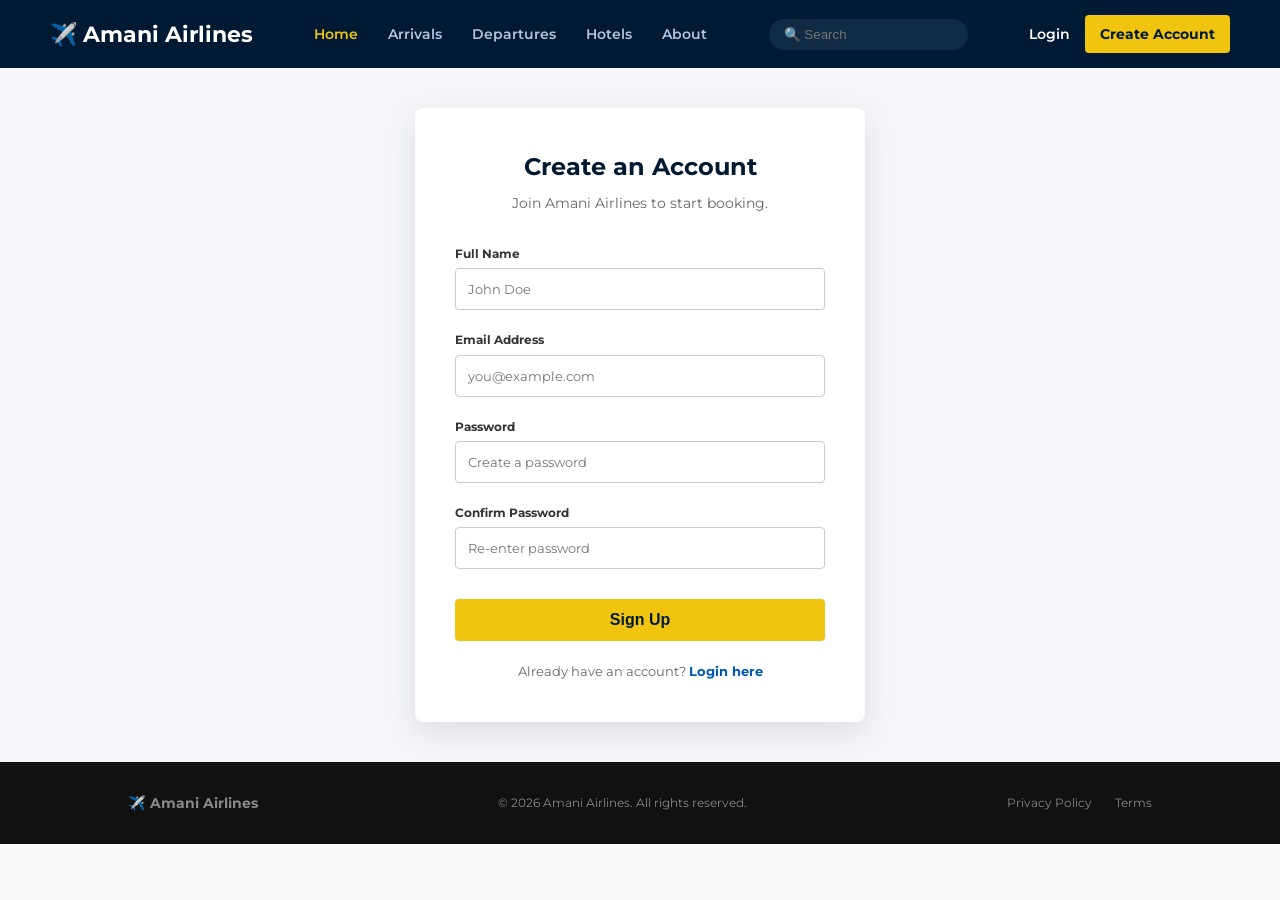
<file: register.html>
<!DOCTYPE html>
<html lang="en">
<head>
    <meta charset="UTF-8">
    <meta name="viewport" content="width=device-width, initial-scale=1.0">
    <title>Create Account - Amani Airlines</title>
    <link href="https://fonts.googleapis.com/css2?family=Montserrat:wght@400;600;700&display=swap" rel="stylesheet">
    <link rel="stylesheet" href="style.css">
</head>
<body>

    <header> 
        <div class="logo">
            <h1>✈️ Amani Airlines</h1>
        </div>
        
        <!-- Navigation menu -->
        <nav>
            <ul>
                <li><a href="#" class="active">Home</a></li>
                <li><a href="#">Arrivals</a></li>
                <li><a href="#">Departures</a></li>
                <li><a href="#">Hotels</a></li>
                <li><a href="#">About</a></li>
            </ul>
        </nav>
        
        <!-- Search bar inside the header -->
        <div class="nav-search">
            <input type="search" placeholder="🔍 Search">
        </div>

        <div class="nav-actions">
    <a href="login.html" class="login-link">Login</a>
    <a href="register.html" class="btn-register">Create Account</a>
     </header>

    <main class="auth-container">
        <div class="auth-box">
            <h2>Create an Account</h2>
            <p class="auth-subtitle">Join Amani Airlines to start booking.</p>
            
            <form>
                <div class="input-group">
                    <label>Full Name</label>
                    <input type="text" placeholder="John Doe" required>
                </div>

                <div class="input-group">
                    <label>Email Address</label>
                    <input type="email" placeholder="you@example.com" required>
                </div>
                
                <div class="input-group">
                    <label>Password</label>
                    <input type="password" placeholder="Create a password" required>
                </div>

                <div class="input-group">
                    <label>Confirm Password</label>
                    <input type="password" placeholder="Re-enter password" required>
                </div>
                
                <button type="submit" class="btn-gold full-width">Sign Up</button>
            </form>
            
            <p class="switch-text">Already have an account? <a href="login.html">Login here</a></p>
        </div>
    </main>


    <footer> 
        <div class="footer-left">
            <h3>✈️ Amani Airlines</h3>
        </div>
        <div class="footer-center">
            <p>&copy; 2026 Amani Airlines. All rights reserved.</p>
        </div>
        <div class="footer-right">
            <a href="#">Privacy Policy</a>
            <a href="#">Terms</a>
        </div></footer>

</body>
</html>
</file>
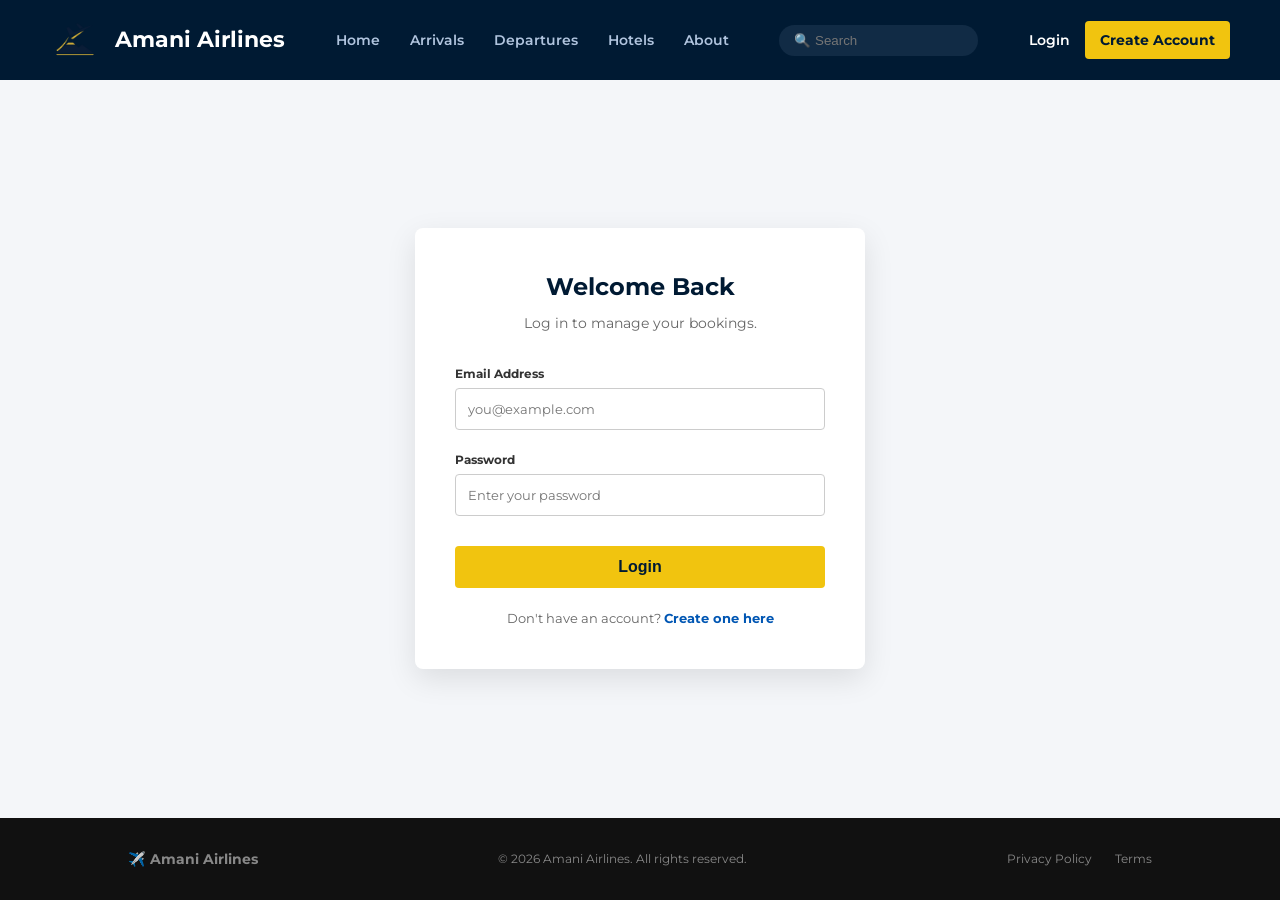
<file: auth/login.html>
<!DOCTYPE html>
<html lang="en">
<head>
    <meta charset="UTF-8">
    <meta name="viewport" content="width=device-width, initial-scale=1.0">
    <title>Login - Amani Airlines</title>
    <link href="https://fonts.googleapis.com/css2?family=Montserrat:wght@400;600;700&display=swap" rel="stylesheet">
    
    <link rel="stylesheet" href="../css/style.css">
</head>
<body>

    <header> 
        <div class="logo">
            <a href="../index.html">
                <img src="../assets/images/logo.png" alt="Amani Airlines Logo" class="logo-img">
                <h1>Amani Airlines</h1>
            </a>
        </div>
        
        <nav>
            <ul>
                <li><a href="../index.html">Home</a></li>
                <li><a href="../flights/arrivals.html">Arrivals</a></li>
                <li><a href="../flights/departures.html">Departures</a></li>
                <li><a href="../hotels.html">Hotels</a></li>
                <li><a href="../about.html">About</a></li>
            </ul>
        </nav>
        
        <div class="nav-search">
            <input type="search" placeholder="🔍 Search">
        </div>

        <div class="nav-actions">
            <a href="login.html" class="login-link">Login</a>
            <a href="register.html" class="btn-register">Create Account</a>
        </div>
    </header>

    <main class="auth-container">
        <div class="auth-box">
            <h2>Welcome Back</h2>
            <p class="auth-subtitle">Log in to manage your bookings.</p>
            
            <form id="loginForm">
                <div class="input-group">
                    <label>Email Address</label>
                    <input type="email" placeholder="you@example.com" required>
                </div>
                
                <div class="input-group">
                    <label>Password</label>
                    <input type="password" placeholder="Enter your password" required>
                </div>
                
                <button type="submit" class="btn-gold full-width">Login</button>
            </form>
            
            <p class="switch-text">Don't have an account? <a href="register.html">Create one here</a></p>
        </div>
    </main>

    <footer> 
        <div class="footer-left">
            <h3>✈️ Amani Airlines</h3>
        </div>
        <div class="footer-center">
            <p>&copy; 2026 Amani Airlines. All rights reserved.</p>
        </div>
        <div class="footer-right">
            <a href="#">Privacy Policy</a>
            <a href="#">Terms</a>
        </div>
    </footer>

    <script>
        document.getElementById('loginForm').addEventListener('submit', function(e) {
            e.preventDefault(); // Stops the page from reloading!
            
            // 1. Mark the user as logged in
            localStorage.setItem('isLoggedIn', 'true');
            
            // 2. Show a success message
            alert("Login Successful! Welcome back to Amani Airlines.");
            
            // 3. Send them to the Account Dashboard (where they have all options)
            window.location.href = "../account.html"; 
        });
    </script>

</body>
</html>
</file>
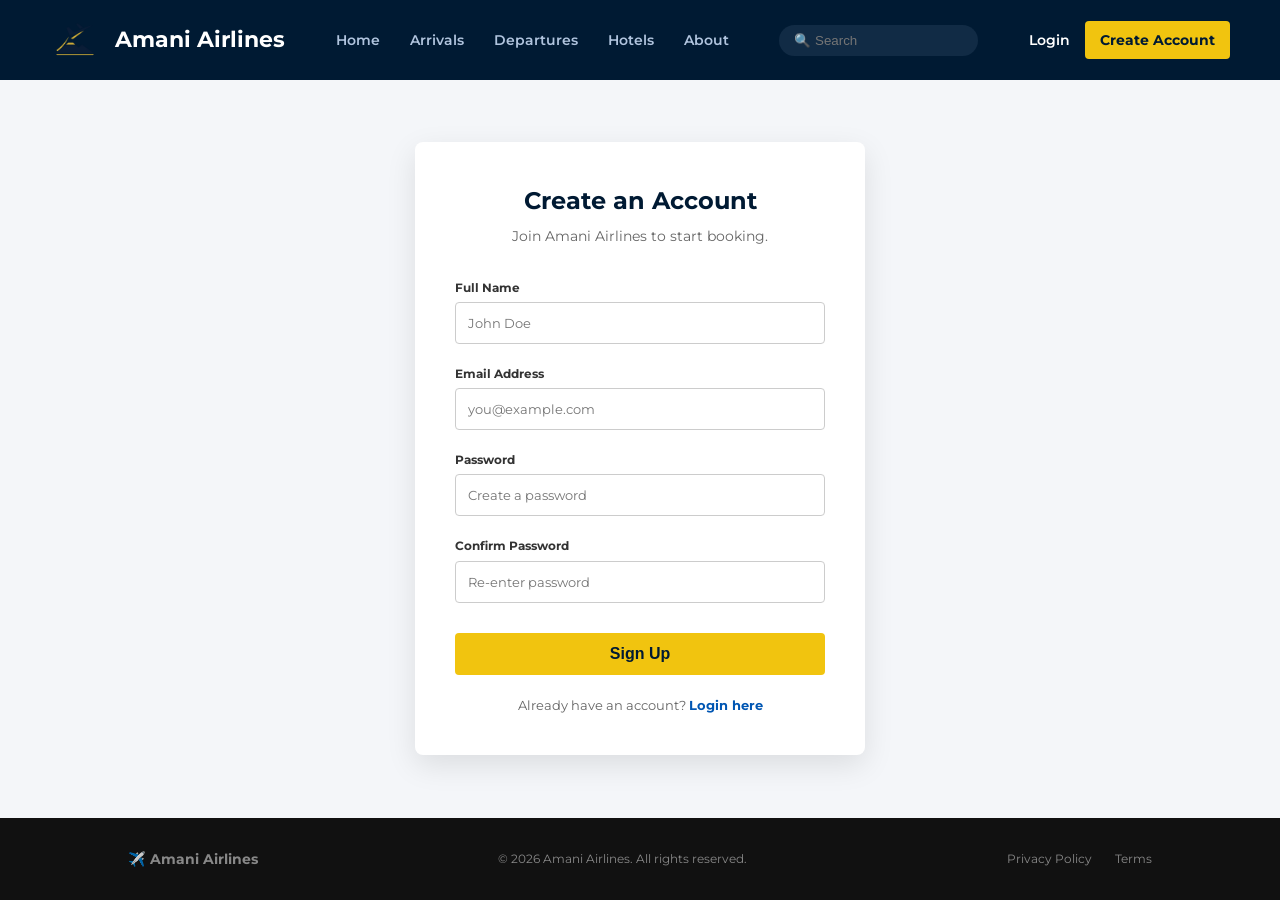
<file: auth/register.html>
<!DOCTYPE html>
<html lang="en">
<head>
    <meta charset="UTF-8">
    <meta name="viewport" content="width=device-width, initial-scale=1.0">
    <title>Create Account - Amani Airlines</title>
    <link href="https://fonts.googleapis.com/css2?family=Montserrat:wght@400;600;700&display=swap" rel="stylesheet">
    
    <link rel="stylesheet" href="../css/style.css">
</head>
<body>

    <header> 
        <div class="logo">
            <a href="../index.html">
                <img src="../assets/images/logo.png" alt="Amani Airlines Logo" class="logo-img">
                <h1>Amani Airlines</h1>
            </a>
        </div>
        
        <nav>
            <ul>
                <li><a href="../index.html">Home</a></li>
                <li><a href="../flights/arrivals.html">Arrivals</a></li>
                <li><a href="../flights/departures.html">Departures</a></li>
                <li><a href="../hotels.html">Hotels</a></li>
                <li><a href="../about.html">About</a></li>
            </ul>
        </nav>
        
        <div class="nav-search">
            <input type="search" placeholder="🔍 Search">
        </div>

        <div class="nav-actions">
            <a href="login.html" class="login-link">Login</a>
            <a href="register.html" class="btn-register">Create Account</a>
        </div>
    </header>

    <main class="auth-container">
        <div class="auth-box">
            <h2>Create an Account</h2>
            <p class="auth-subtitle">Join Amani Airlines to start booking.</p>
            
            <form id="registerForm">
                <div class="input-group">
                    <label>Full Name</label>
                    <input type="text" placeholder="John Doe" required>
                </div>

                <div class="input-group">
                    <label>Email Address</label>
                    <input type="email" id="reg-email" placeholder="you@example.com" required>
                </div>
                
                <div class="input-group">
                    <label>Password</label>
                    <input type="password" id="reg-password" placeholder="Create a password" required>
                </div>

                <div class="input-group">
                    <label>Confirm Password</label>
                    <input type="password" placeholder="Re-enter password" required>
                </div>
                
                <button type="submit" class="btn-gold full-width">Sign Up</button>
            </form>
            
            <p class="switch-text">Already have an account? <a href="login.html">Login here</a></p>
        </div>
    </main>

    <footer> 
        <div class="footer-left">
            <h3>✈️ Amani Airlines</h3>
        </div>
        <div class="footer-center">
            <p>&copy; 2026 Amani Airlines. All rights reserved.</p>
        </div>
        <div class="footer-right">
            <a href="#">Privacy Policy</a>
            <a href="#">Terms</a>
        </div>
    </footer>

    <script>
        document.getElementById('registerForm').addEventListener('submit', function(e) {
            e.preventDefault(); 
            
            const email = document.getElementById('reg-email').value;
            const password = document.getElementById('reg-password').value;

            // Send the data to the Python Backend
            fetch('http://127.0.0.1:5000/api/register', {
                method: 'POST',
                headers: { 'Content-Type': 'application/json' },
                body: JSON.stringify({ email: email, password: password })
            })
            .then(response => response.json())
            .then(data => {
                if (data.status === 'success') {
                    alert("Success! " + data.message);
                    
                    // 1. Save login state AND the user's email
                    localStorage.setItem('isLoggedIn', 'true'); 
                    localStorage.setItem('userEmail', email); // <--- NEW LINE
                    
                    // 2. Send to Account Dashboard
                    window.location.href = "../account.html";
                } else {
                    alert("Error: " + data.message);
                }
            })
            .catch(error => {
                // Offline Fallback
                console.log("Python backend not detected. Using localStorage fallback.");
                localStorage.setItem('isLoggedIn', 'true');
                localStorage.setItem('userEmail', email); // <--- NEW LINE
                alert("Account Created (Offline Mode)!");
                window.location.href = "../account.html";
            });
        });
    </script>

</body>
</html>
</file>
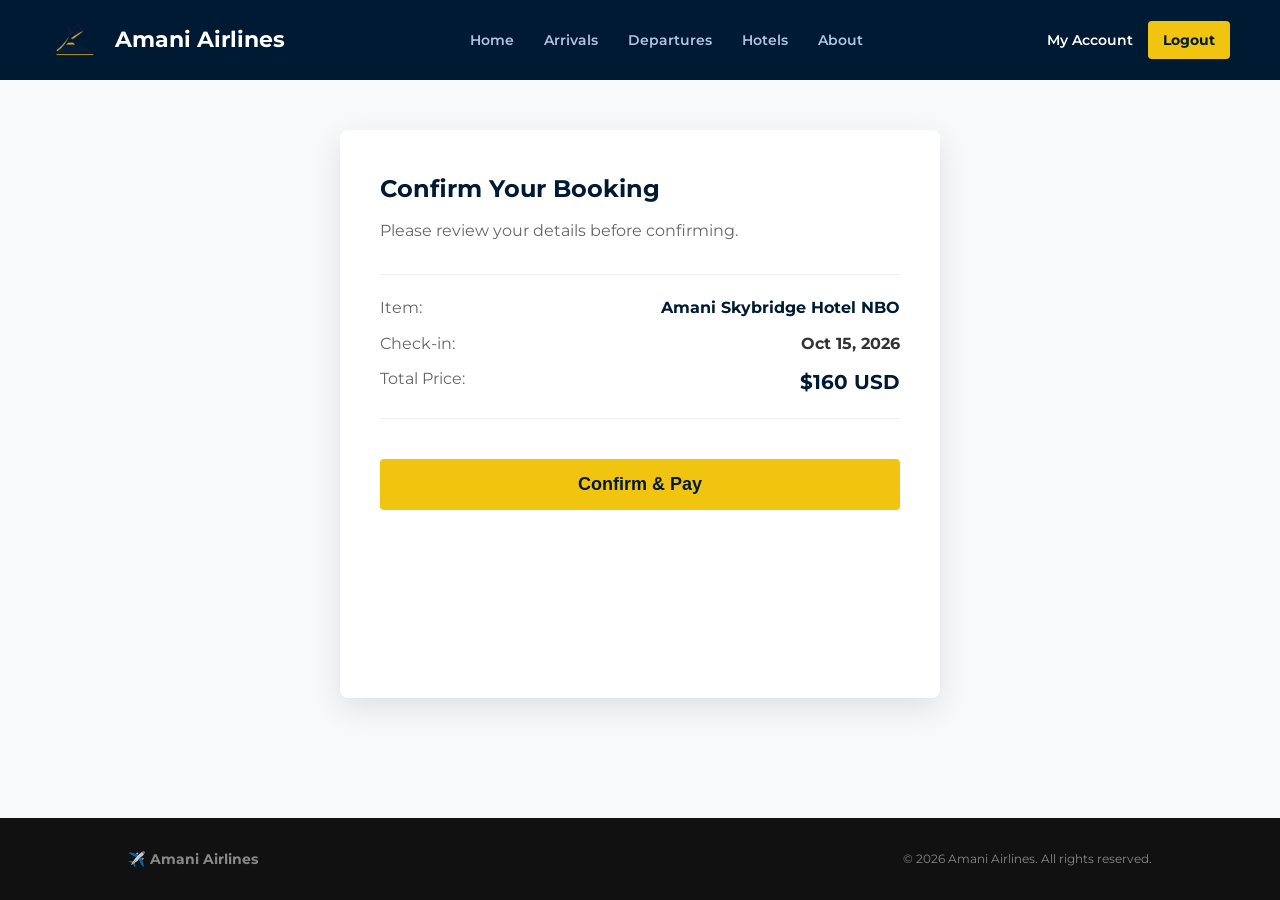
<file: bookings/checkout.html>
<!DOCTYPE html>
<html lang="en">
<head>
    <meta charset="UTF-8">
    <meta name="viewport" content="width=device-width, initial-scale=1.0">
    <title>Checkout - Amani Airlines</title>
    
    <link href="https://fonts.googleapis.com/css2?family=Montserrat:wght@400;600;700;800&display=swap" rel="stylesheet">
    <link rel="stylesheet" href="../css/style.css">
    <link rel="stylesheet" href="../css/arrivals.css">
</head>
<body>

    <header>
        <div class="logo">
            <a href="../index.html">
                <img src="../assets/images/logo.png" alt="Amani Airlines Logo" class="logo-img">
                <h1>Amani Airlines</h1>
            </a>
        </div>
        <nav>
            <ul>
                <li><a href="../index.html">Home</a></li>
                <li><a href="../flights/arrivals.html">Arrivals</a></li>
                <li><a href="../flights/departures.html">Departures</a></li>
                <li><a href="../hotels.html">Hotels</a></li>
                <li><a href="../about.html">About</a></li>
            </ul>
        </nav>
        <div class="nav-actions">
            <a href="../account.html" class="login-link">My Account</a>
            <a href="../index.html" class="btn-register" onclick="localStorage.clear()">Logout</a>
        </div>
    </header>

    <main class="info-section" style="flex: 1; margin-top: 50px; padding-bottom: 60px; display: flex; justify-content: center;">
        
        <!-- Checkout Card -->
        <div style="background: white; padding: 40px; border-radius: 8px; box-shadow: 0 10px 30px rgba(0,0,0,0.1); max-width: 600px; width: 100%;">
            <h2 style="color: #001a33; margin-bottom: 10px;">Confirm Your Booking</h2>
            <p style="color: #666; margin-bottom: 30px;">Please review your details before confirming.</p>

            <!-- Booking Details -->
            <div style="border-top: 1px solid #eee; border-bottom: 1px solid #eee; padding: 20px 0; margin-bottom: 30px;">
                <div style="display: flex; justify-content: space-between; margin-bottom: 10px;">
                    <span style="color: #666;">Item:</span>
                    <strong style="color: #001a33;" id="checkout-item">Loading...</strong>
                </div>
                <div style="display: flex; justify-content: space-between; margin-bottom: 10px;">
                    <span style="color: #666;">Check-in:</span>
                    <strong>Oct 15, 2026</strong>
                </div>
                <div style="display: flex; justify-content: space-between;">
                    <span style="color: #666;">Total Price:</span>
                    <strong style="color: #001a33; font-size: 20px;" id="checkout-price">Loading...</strong>
                </div>
            </div>

            <!-- The Confirm Button -->
            <button onclick="confirmBooking()" class="btn-gold full-width" style="font-size: 18px; padding: 15px;">Confirm & Pay</button>
        </div>

    </main>

    <footer>
        <div class="footer-left">
            <h3>✈️ Amani Airlines</h3>
        </div>
        <div class="footer-center">
            <p>&copy; 2026 Amani Airlines. All rights reserved.</p>
        </div>
    </footer>

    <script>
        // 1. Get the saved booking details
        const savedName = localStorage.getItem('bookingName');
        const savedPrice = localStorage.getItem('bookingPrice');
        const userEmail = localStorage.getItem('userEmail') || 'guest@amani.com';

        // 2. Display them on the page
        if (savedName && savedPrice) {
            document.getElementById('checkout-item').innerText = savedName;
            document.getElementById('checkout-price').innerText = savedPrice + ' USD';
        } else {
            document.getElementById('checkout-item').innerText = "Amani Skybridge Hotel NBO";
            document.getElementById('checkout-price').innerText = "$160 USD";
        }

        // 3. When they click Confirm
        function confirmBooking() {
            const itemName = savedName || "Amani Skybridge Hotel NBO";
            const itemPrice = savedPrice || "$160";

            // Save locally for offline fallback
            localStorage.setItem('hasBooking', 'true');
            localStorage.setItem('confirmedItem', itemName);

            // Determine the booking type based on the item name
            // If the name contains "Hotel" or "Suites", it's a Hotel. Otherwise, it's a Flight.
            const isHotel = itemName.includes("Hotel") || itemName.includes("Suites") || itemName.includes("AeroPods");
            const bookingType = isHotel ? "Hotel" : "Flight";

            // Send to Python Backend
            fetch('http://127.0.0.1:5000/api/book', {
                method: 'POST',
                headers: { 'Content-Type': 'application/json' },
                body: JSON.stringify({ 
                    email: userEmail, 
                    item_name: itemName, 
                    item_price: itemPrice,
                    booking_type: bookingType // <-- ADDED THIS
                })
            })
            .then(response => response.json())
            .then(data => {
                alert("Payment Successful! Booking saved to database.");
                window.location.href = "../account.html"; 
            })
            .catch(error => {
                // Fallback if server is down
                alert("Payment Successful! (Saved Offline)");
                window.location.href = "../account.html"; 
            });
        }
    </script>

</body>
</html>
</file>
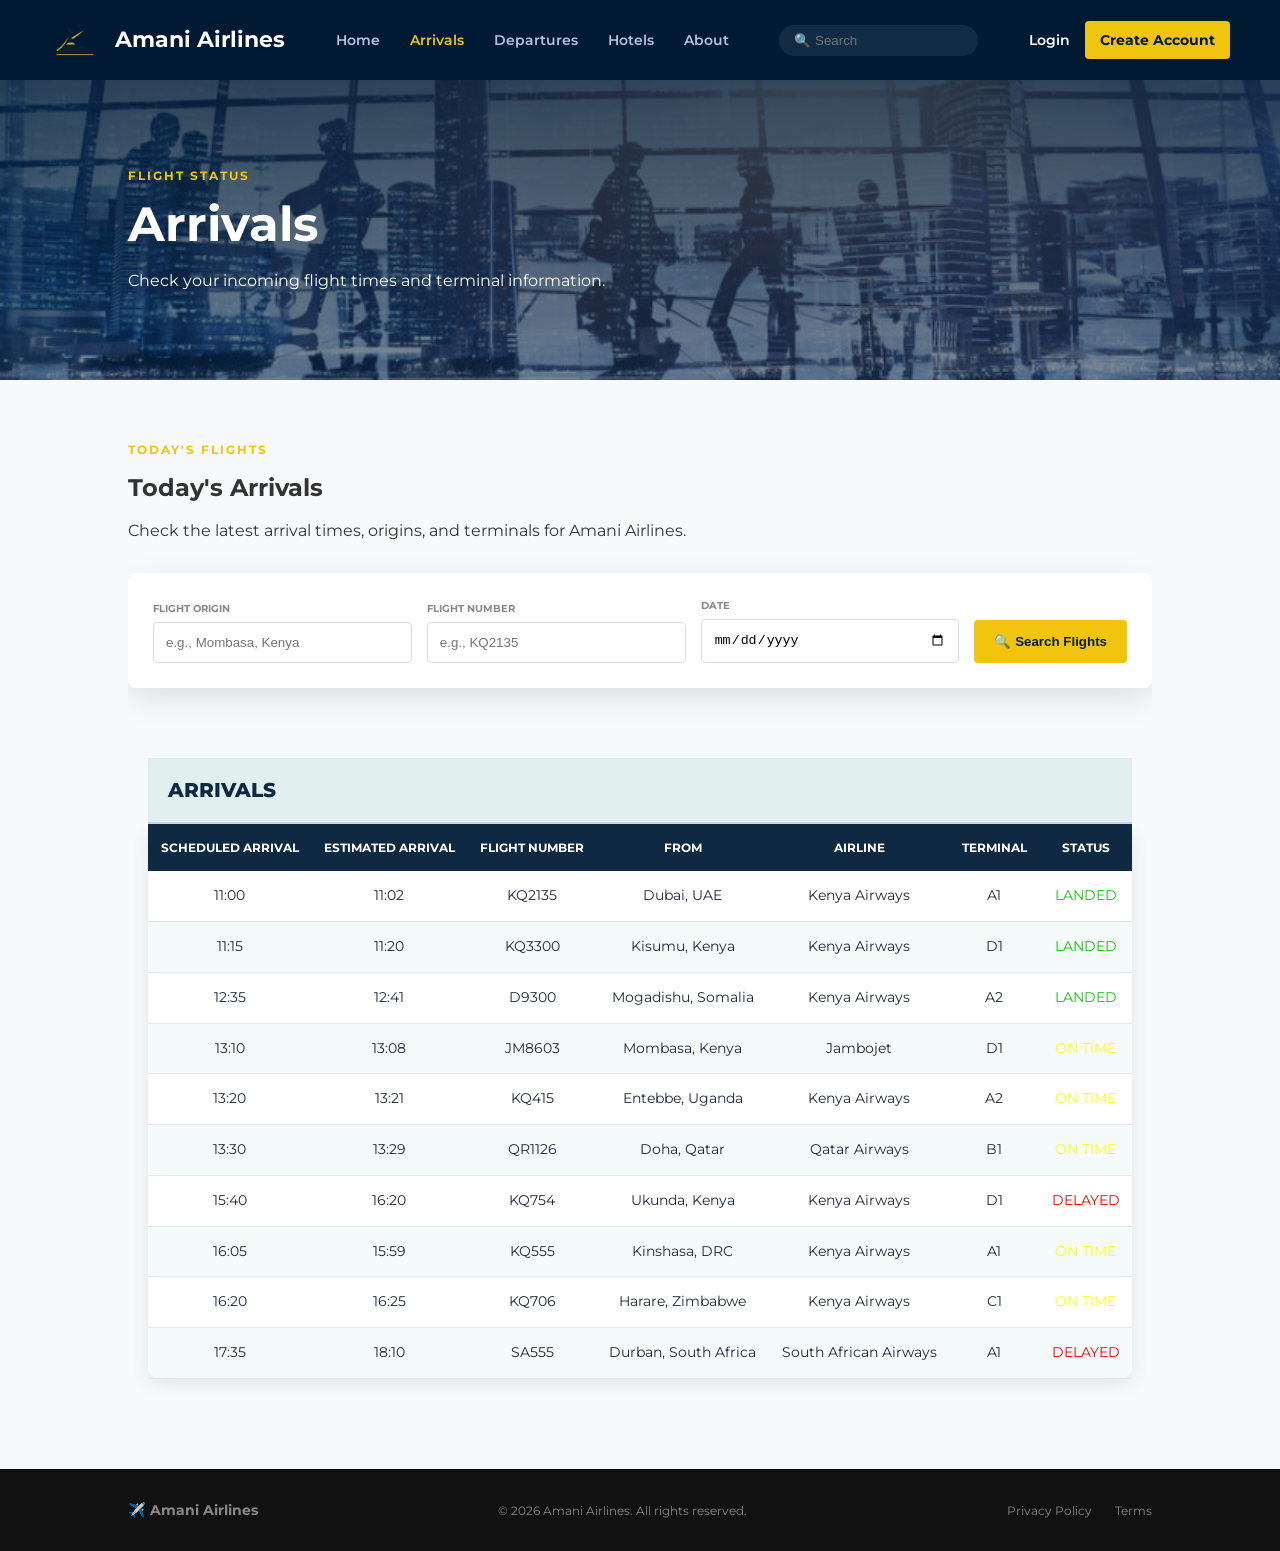
<file: flights/arrivals.html>
<!doctype html>
<html lang="en">
  <head>
    <meta charset="UTF-8" />
    <meta name="viewport" content="width=device-width, initial-scale=1.0" />
    <title>Arrivals - Amani Airlines</title>
    
    <!-- Fonts -->
    <link href="https://fonts.googleapis.com/css2?family=Montserrat:wght@400;600;700;800&display=swap" rel="stylesheet" />
    
    <!-- Main Site CSS & Their Custom CSS -->
    <link rel="stylesheet" href="../css/style.css" />
    <link rel="stylesheet" href="../css/arrivals.css" />
  </head>
  <body>
    
    <!-- STANDARD HEADER -->
    <header>
      <div class="logo">
        <a href="../index.html">
          <img src="../assets/images/logo.png" alt="Amani Airlines Logo" class="logo-img" />
          <h1>Amani Airlines</h1>
        </a>
      </div>

      <nav>
        <ul>
          <li><a href="../index.html">Home</a></li>
          <li><a href="arrivals.html" class="active">Arrivals</a></li>
          <li><a href="departures.html">Departures</a></li>
          <li><a href="../hotels.html">Hotels</a></li>
          <li><a href="../about.html">About</a></li>
        </ul>
      </nav>

      <div class="nav-search">
        <input type="search" placeholder="🔍 Search" />
      </div>

      <div class="nav-actions">
        <a href="../auth/login.html" class="login-link">Login</a>
        <a href="../auth/register.html" class="btn-register">Create Account</a>
      </div>
    </header>

    <!-- THEIR CUSTOM HERO -->
    <section class="hero arrivals-hero">
      <div class="hero-content">
        <span class="subtitle">FLIGHT STATUS</span>
        <h2>Arrivals</h2>
        <p>Check your incoming flight times and terminal information.</p>
      </div>
    </section>

    <!-- THEIR CUSTOM MAIN SECTION -->
    <main class="arrivals-main">
      
      <div class="section-heading arrivals-heading">
        <div>
          <span class="subtitle">TODAY'S FLIGHTS</span>
          <h2>Today's Arrivals</h2>
        </div>
        <p class="arrivals-subheading">
          Check the latest arrival times, origins, and terminals for Amani Airlines.
        </p>
      </div>

      <!-- THEIR SEARCH WIDGET -->
      <div class="search-widget arrivals-search-widget">
        <form class="search-form" id="arrival-search-form">
          <div class="input-group">
            <label for="origin-input">FLIGHT ORIGIN</label>
            <input type="text" id="origin-input" placeholder="e.g., Mombasa, Kenya" />
          </div>
          <div class="input-group">
            <label for="flight-input">FLIGHT NUMBER</label>
            <input type="text" id="flight-input" placeholder="e.g., KQ2135" />
          </div>
          <div class="input-group">
            <label for="date-input">DATE</label>
            <input type="date" id="date-input" />
          </div>
          <button type="submit" class="btn-search">🔍 Search Flights</button>
        </form>
      </div>

      <!-- THEIR TABLE WRAPPER -->
      <section class="table-wrapper">
        <table id="arrivals-table">
          <caption>
            ARRIVALS
          </caption>
          <thead>
            <tr>
              <th>SCHEDULED ARRIVAL</th>
              <th>ESTIMATED ARRIVAL</th>
              <th>FLIGHT NUMBER</th>
              <th>FROM</th>
              <th>AIRLINE</th>
              <th>TERMINAL</th>
              <th>STATUS</th>
            </tr>
          </thead>
          <tbody id="arrivals-tbody">
            <!-- Data will be injected here by JavaScript -->
          </tbody>
        </table>
      </section>
    </main>

    <!-- STANDARD FOOTER -->
    <footer>
      <div class="footer-left">
        <h3>✈️ Amani Airlines</h3>
      </div>
      <div class="footer-center">
        <p>&copy; 2026 Amani Airlines. All rights reserved.</p>
      </div>
      <div class="footer-right">
        <a href="#">Privacy Policy</a>
        <a href="#">Terms</a>
      </div>
    </footer>

    <!-- THEIR JAVASCRIPT -->
    <script src="arrivals.js"></script>
  </body>
</html>
</file>
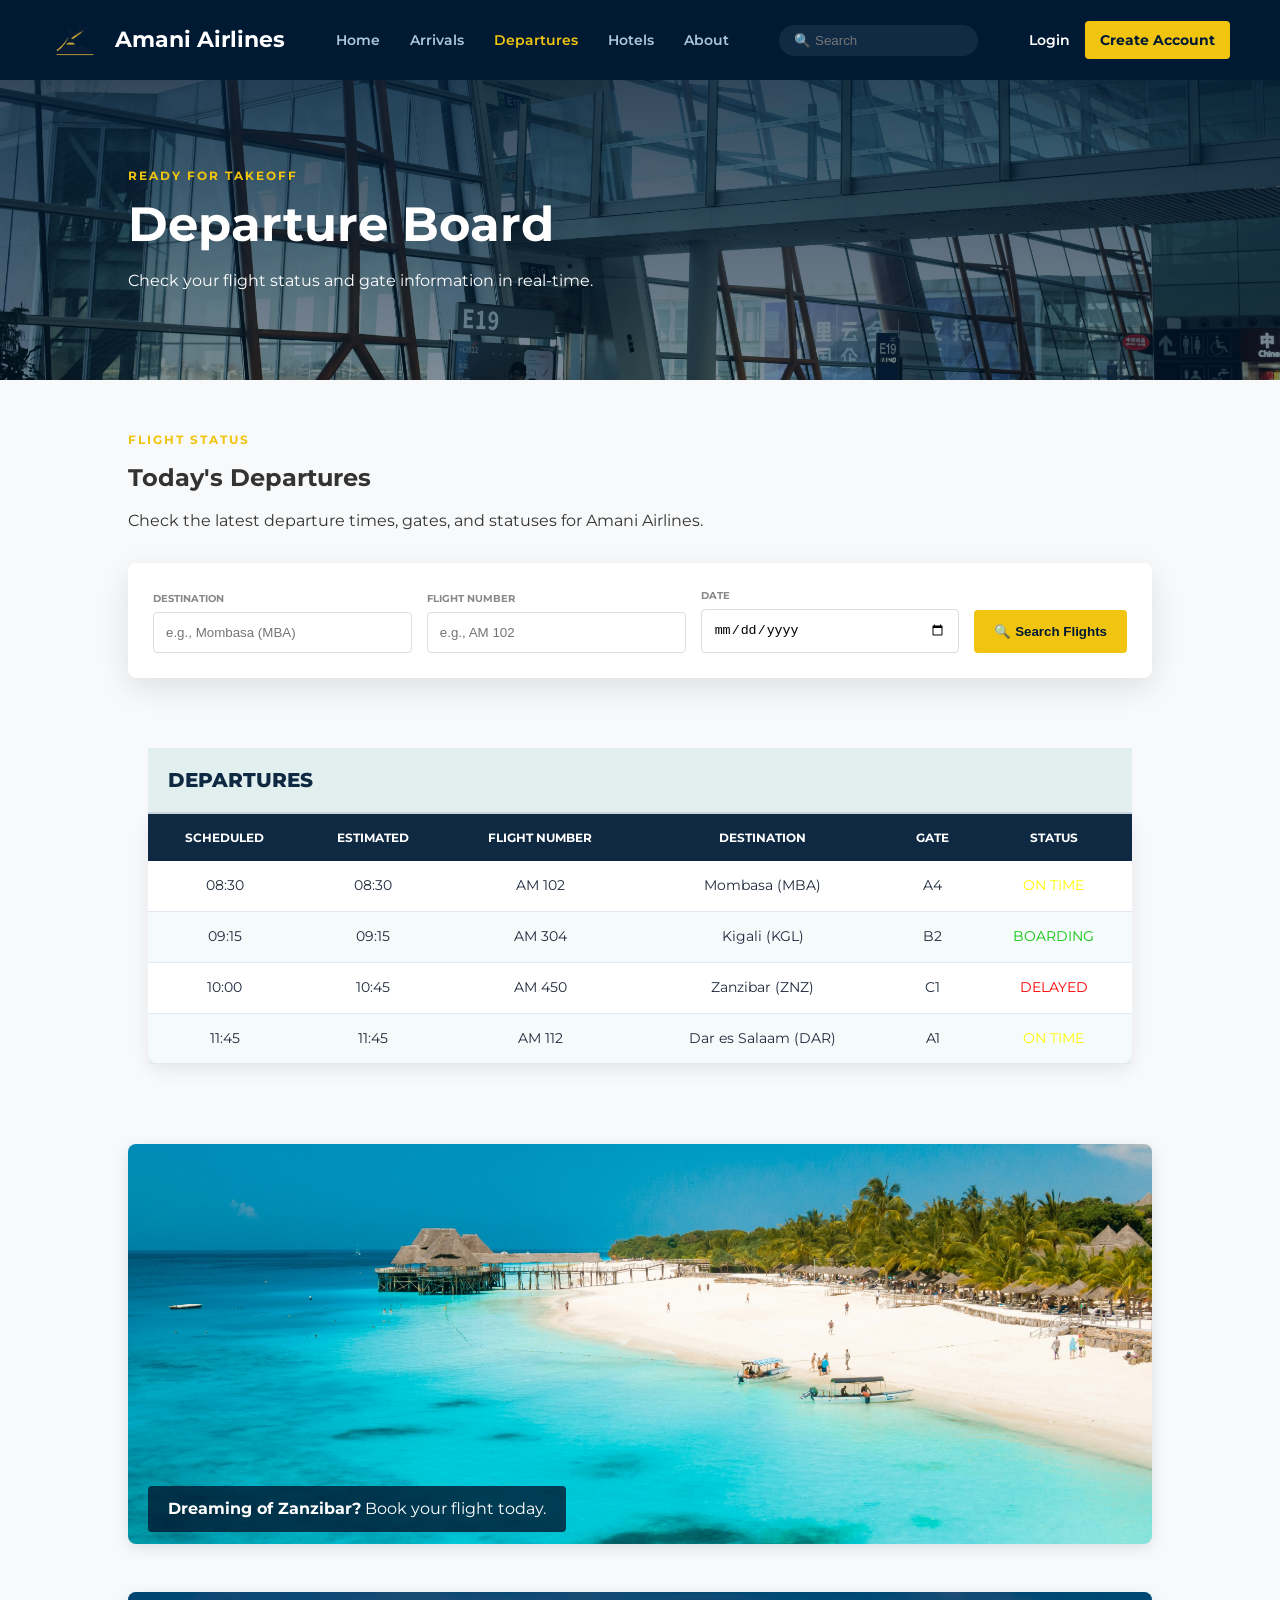
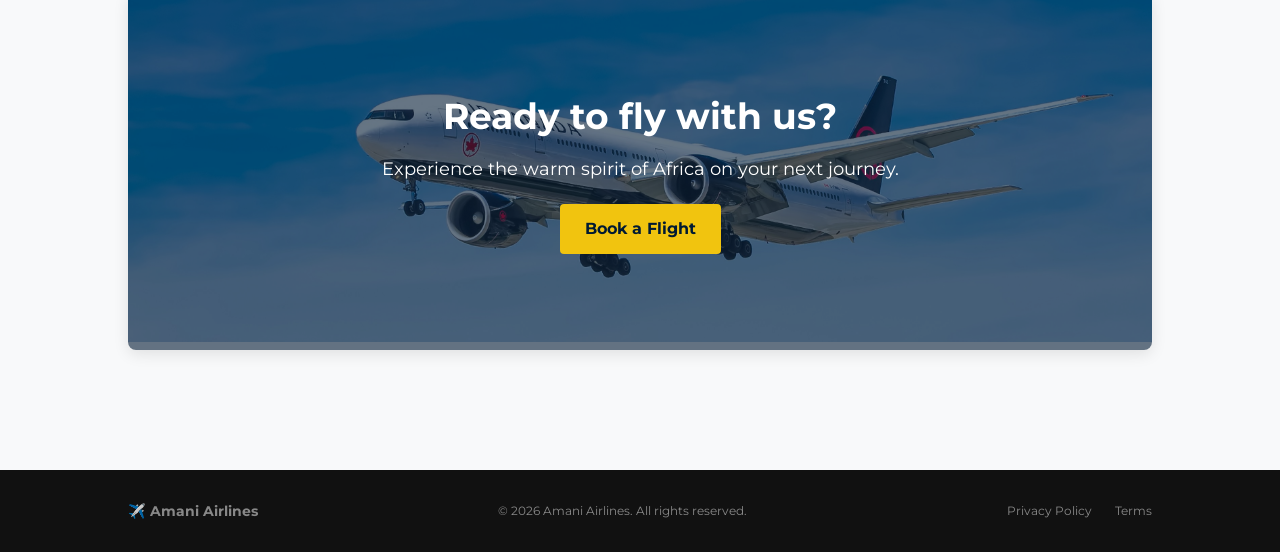
<file: flights/departures.html>
<!DOCTYPE html>
<html lang="en">
<head>
    <meta charset="UTF-8">
    <meta name="viewport" content="width=device-width, initial-scale=1.0">
    <title>Departures - Amani Airlines</title>
    
    <!-- Fonts & CSS -->
    <link href="https://fonts.googleapis.com/css2?family=Montserrat:wght@400;600;700;800&display=swap" rel="stylesheet">
    <link rel="stylesheet" href="../css/style.css">
    <!-- Reuse the arrivals CSS to get the exact same table styling! -->
    <link rel="stylesheet" href="../css/arrivals.css">
</head>
<body>

    <!-- HEADER -->
    <header>
        <div class="logo">
            <a href="../index.html"> 
                <img src="../assets/images/logo.png" alt="Amani Airlines Logo" class="logo-img">
                <h1>Amani Airlines</h1>
            </a>
        </div>
        
        <nav>
            <ul>
                <li><a href="../index.html">Home</a></li>
                <li><a href="arrivals.html">Arrivals</a></li>
                <li><a href="departures.html" class="active">Departures</a></li>
                <li><a href="../hotels.html">Hotels</a></li>
                <li><a href="../about.html">About</a></li>
            </ul>
        </nav>
        
        <div class="nav-search">
            <input type="search" placeholder="🔍 Search">
        </div>

        <div class="nav-actions">
            <a href="../auth/login.html" class="login-link">Login</a>
            <a href="../auth/register.html" class="btn-register">Create Account</a>
        </div>
    </header>

    <!-- DEPARTURES HERO IMAGE -->
    <section class="hero" style="height: 300px; background-image: linear-gradient(rgba(0, 26, 51, 0.8), rgba(0, 26, 51, 0.5)), url('../assets/images/airport-terminal.jpg');">
        <div class="hero-content">
            <span class="subtitle">READY FOR TAKEOFF</span>
            <h2>Departure Board</h2>
            <p>Check your flight status and gate information in real-time.</p>
        </div>
    </section>

    <!-- DEPARTURES MAIN CONTENT -->
    <main class="info-section" style="flex: 1; margin-top: 50px; padding-bottom: 60px;">
        
        <div class="section-heading" style="flex-direction: column; align-items: flex-start;">
            <div>
                <span class="subtitle">FLIGHT STATUS</span>
                <h2>Today's Departures</h2>
            </div>
            <p style="margin-top: 10px;">Check the latest departure times, gates, and statuses for Amani Airlines.</p>
        </div>

        <!-- Search Widget -->
        <div class="search-widget" style="width: 100%; margin: 0 0 40px 0; max-width: 100%;">
            <form class="search-form">
                <div class="input-group">
                    <label>DESTINATION</label>
                    <input type="text" placeholder="e.g., Mombasa (MBA)">
                </div>
                <div class="input-group">
                    <label>FLIGHT NUMBER</label>
                    <input type="text" placeholder="e.g., AM 102">
                </div>
                <div class="input-group">
                    <label>DATE</label>
                    <input type="date">
                </div>
                <button type="submit" class="btn-search">🔍 Search Flights</button>
            </form>
        </div>

        <!-- The Dynamic Flight Table -->
        <!-- Notice we are now using the custom classes from arrivals.css so it looks exactly the same! -->
        <section class="table-wrapper">
            <table id="departures-table">
                <caption>DEPARTURES</caption>
                <thead>
                    <tr>
                        <th>SCHEDULED</th>
                        <th>ESTIMATED</th>
                        <th>FLIGHT NUMBER</th>
                        <th>DESTINATION</th>
                        <th>GATE</th>
                        <th>STATUS</th>
                    </tr>
                </thead>
                <tbody id="departures-tbody">
                    <!-- JavaScript will inject the flight rows here -->
                </tbody>
            </table>
        </section>

        <!-- BOTTOM IMAGE 1: ZANZIBAR BEACH -->
        <div style="margin-top: 50px; text-align: center; position: relative;">
            <img src="../assets/images/zanzibar-beach.jpg" alt="Beautiful Zanzibar Beach" style="width: 100%; max-height: 400px; object-fit: cover; border-radius: 8px; box-shadow: 0 4px 15px rgba(0,0,0,0.1);">
            
            <div style="position: absolute; bottom: 20px; left: 20px; background: rgba(0, 26, 51, 0.8); color: white; padding: 10px 20px; border-radius: 4px;">
                <strong>Dreaming of Zanzibar?</strong> Book your flight today.
            </div>
        </div>

        <!-- BOTTOM IMAGE 2: THE PLANE IN THE SKY -->
        <div style="margin-top: 40px; position: relative; border-radius: 8px; overflow: hidden; box-shadow: 0 4px 15px rgba(0,0,0,0.1);">
            <img src="../assets/images/plane-sky.jpg" alt="Amani Airlines plane in the sky" style="width: 100%; height: 350px; object-fit: cover;">
            
            <div style="position: absolute; top: 0; left: 0; width: 100%; height: 100%; background: rgba(0, 26, 51, 0.6); display: flex; flex-direction: column; justify-content: center; align-items: center; color: white; text-align: center; padding: 20px;">
                <h2 style="font-size: 36px; margin-bottom: 10px; color: white;">Ready to fly with us?</h2>
                <p style="font-size: 18px; margin-bottom: 20px; color: white;">Experience the warm spirit of Africa on your next journey.</p>
                <a href="../index.html#search" class="btn-gold" style="text-decoration: none;">Book a Flight</a>
            </div>
        </div>

    </main>

    <!-- FOOTER -->
    <footer>
        <div class="footer-left">
            <h3>✈️ Amani Airlines</h3>
        </div>
        <div class="footer-center">
            <p>&copy; 2026 Amani Airlines. All rights reserved.</p>
        </div>
        <div class="footer-right">
            <a href="#">Privacy Policy</a>
            <a href="#">Terms</a>
        </div>
    </footer>

    <!-- Link to the JavaScript file we created -->
    <script src="departures.js"></script>

</body>
</html>
</file>
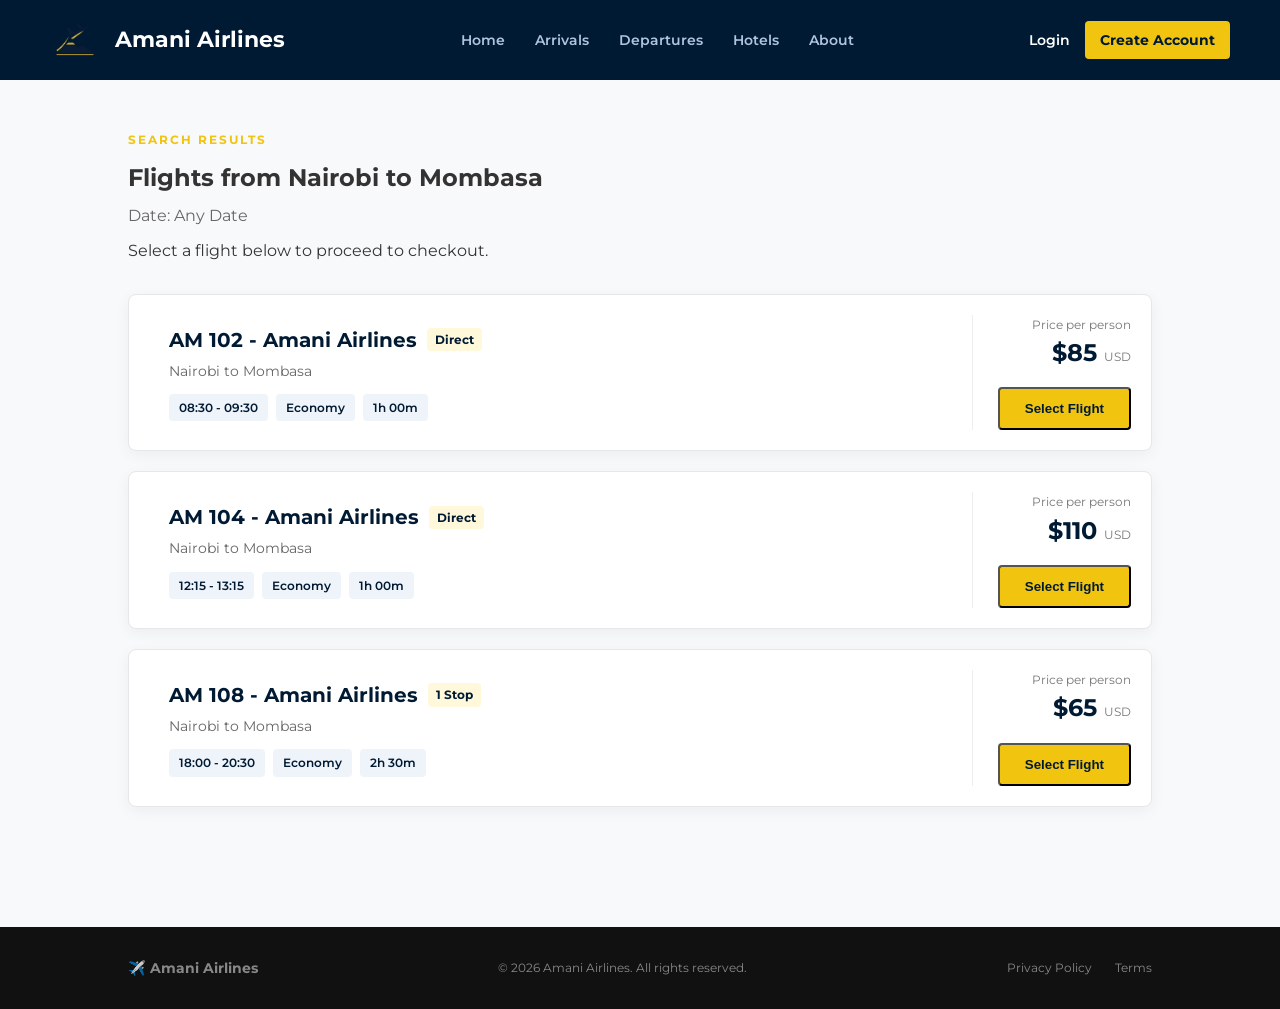
<file: flights/results.html>
<!DOCTYPE html>
<html lang="en">
<head>
    <meta charset="UTF-8">
    <meta name="viewport" content="width=device-width, initial-scale=1.0">
    <title>Flight Results - Amani Airlines</title>
    
    <link href="https://fonts.googleapis.com/css2?family=Montserrat:wght@400;600;700;800&display=swap" rel="stylesheet">
    <link rel="stylesheet" href="../css/style.css">
    <link rel="stylesheet" href="../css/arrivals.css">
</head>
<body>

    <header>
        <div class="logo">
            <a href="../index.html">
                <img src="../assets/images/logo.png" alt="Amani Airlines Logo" class="logo-img">
                <h1>Amani Airlines</h1>
            </a>
        </div>
        <nav>
            <ul>
                <li><a href="../index.html">Home</a></li>
                <li><a href="arrivals.html">Arrivals</a></li>
                <li><a href="departures.html">Departures</a></li>
                <li><a href="../hotels.html">Hotels</a></li>
                <li><a href="../about.html">About</a></li>
            </ul>
        </nav>
        <div class="nav-actions" id="nav-actions">
            <a href="../auth/login.html" class="login-link">Login</a>
            <a href="../auth/register.html" class="btn-register">Create Account</a>
        </div>
    </header>

    <main class="info-section" style="flex: 1; margin-top: 50px; padding-bottom: 60px;">
        
        <div class="section-heading" style="flex-direction: column; align-items: flex-start; margin-bottom: 30px;">
            <div>
                <span class="subtitle">SEARCH RESULTS</span>
                <!-- JavaScript will fill in the cities and date here -->
                <h2 id="search-title">Flights from Nairobi to Mombasa</h2>
                <p style="color: #666; margin-top: 5px;" id="search-date">Date: Any</p>
            </div>
            <p style="margin-top: 10px;">Select a flight below to proceed to checkout.</p>
        </div>

        <!-- Flight Results List -->
        <div class="hotel-list">
            
            <!-- Flight 1 -->
            <article class="hotel-item">
                <div class="hotel-details" style="padding-left: 20px;">
                    <div class="title-row">
                        <h3>AM 102 - Amani Airlines</h3>
                        <span class="rating">Direct</span>
                    </div>
                    <p class="location" id="route-1">Nairobi (NBO) to Mombasa (MBA)</p>
                    <ul class="amenities">
                        <li>08:30 - 09:30</li>
                        <li>Economy</li>
                        <li>1h 00m</li>
                    </ul>
                </div>
                <div class="hotel-booking">
                    <span class="rate-label">Price per person</span>
                    <strong class="price">$85 <small>USD</small></strong>
                    <button type="button" class="btn-gold" onclick="selectFlight('AM 102 Flight', '$85')">Select Flight</button>
                </div>
            </article>

            <!-- Flight 2 -->
            <article class="hotel-item">
                <div class="hotel-details" style="padding-left: 20px;">
                    <div class="title-row">
                        <h3>AM 104 - Amani Airlines</h3>
                        <span class="rating">Direct</span>
                    </div>
                    <p class="location" id="route-2">Nairobi (NBO) to Mombasa (MBA)</p>
                    <ul class="amenities">
                        <li>12:15 - 13:15</li>
                        <li>Economy</li>
                        <li>1h 00m</li>
                    </ul>
                </div>
                <div class="hotel-booking">
                    <span class="rate-label">Price per person</span>
                    <strong class="price">$110 <small>USD</small></strong>
                    <button type="button" class="btn-gold" onclick="selectFlight('AM 104 Flight', '$110')">Select Flight</button>
                </div>
            </article>

            <!-- NEW: Flight 3 -->
            <article class="hotel-item">
                <div class="hotel-details" style="padding-left: 20px;">
                    <div class="title-row">
                        <h3>AM 108 - Amani Airlines</h3>
                        <span class="rating">1 Stop</span>
                    </div>
                    <p class="location" id="route-3">Nairobi (NBO) to Mombasa (MBA)</p>
                    <ul class="amenities">
                        <li>18:00 - 20:30</li>
                        <li>Economy</li>
                        <li>2h 30m</li>
                    </ul>
                </div>
                <div class="hotel-booking">
                    <span class="rate-label">Price per person</span>
                    <strong class="price">$65 <small>USD</small></strong>
                    <button type="button" class="btn-gold" onclick="selectFlight('AM 108 Flight', '$65')">Select Flight</button>
                </div>
            </article>

        </div>
    </main>

    <footer>
        <div class="footer-left">
            <h3>✈️ Amani Airlines</h3>
        </div>
        <div class="footer-center">
            <p>&copy; 2026 Amani Airlines. All rights reserved.</p>
        </div>
        <div class="footer-right">
            <a href="#">Privacy Policy</a>
            <a href="#">Terms</a>
        </div>
    </footer>

    <script>
        // 1. Grab the search data from the URL
        const urlParams = new URLSearchParams(window.location.search);
        const fromCity = urlParams.get('from') || 'Nairobi';
        const toCity = urlParams.get('to') || 'Mombasa';
        const searchDate = urlParams.get('date') || 'Any Date';
        
        // 2. Update the titles to show the actual search
        document.getElementById('search-title').innerText = `Flights from ${fromCity} to ${toCity}`;
        document.getElementById('search-date').innerText = `Date: ${searchDate}`;
        
        // Update all three routes
        document.getElementById('route-1').innerText = `${fromCity} to ${toCity}`;
        document.getElementById('route-2').innerText = `${fromCity} to ${toCity}`;
        document.getElementById('route-3').innerText = `${fromCity} to ${toCity}`;

        // 3. Function to handle selecting a flight
        function selectFlight(flightName, flightPrice) {
            localStorage.setItem('bookingName', flightName);
            localStorage.setItem('bookingPrice', flightPrice);
            
            const isLoggedIn = localStorage.getItem('isLoggedIn');

            if (!isLoggedIn) {
                // Send to login, remember to come back to checkout
                localStorage.setItem('redirectTo', '../bookings/checkout.html');
                alert("Please login or create an account to book this flight.");
                window.location.href = "../auth/login.html";
            } else {
                // Go straight to checkout
                window.location.href = "../bookings/checkout.html";
            }
        }

        // 4. Dynamic Header Logic (Login/Logout)
        const isLoggedIn = localStorage.getItem('isLoggedIn');
        const navActions = document.getElementById('nav-actions');
        if (isLoggedIn === 'true') {
            navActions.innerHTML = `
                <a href="../account.html" class="login-link">My Account</a>
                <a href="#" class="btn-register" id="logout-btn">Logout</a>
            `;
            document.getElementById('logout-btn').addEventListener('click', function(e) {
                e.preventDefault();
                localStorage.clear();
                window.location.reload(); 
            });
        }
    </script>

</body>
</html>
</file>
<file: css/style.css>
* {
    margin: 0;
    padding: 0;
    box-sizing: border-box; /*Ensures padding doesn't affect total width*/
}

/*body*/
body {
    font-family: 'Montserrat', sans-serif; /*The font we imported in HTML*/
    background-color: #f8f9fa; /*Light gray background*/
    color: #333; /*Dark gray text for readability*/
    line-height: 1.6;
    /*ensures the footer stays at the bottom*/
    display: flex;
    flex-direction: column;
    min-height: 100vh;
}

/*header and navigation*/
header {
    background-color: #001a33; /*dark navy blue*/
    color: white;
    display: flex; 
    justify-content: space-between; 
    align-items: center; 
    padding: 15px 50px;
    /*ensures the header is displayed on top of other content*/
    position: sticky; 
    top: 0;
    z-index: 100; 
    overflow-x: auto; /*shows a scrollbar for any content that spills over past the page*/
}

/*logo*/
.logo a {
    display: flex;
    align-items: center;
    gap: 15px; /*space between logo image and text*/
    text-decoration: none;
    color: white;
}

.logo-img {
    height: 50px; 
    width: auto; /*adjusts the logo size to make it proportional to the height*/
}

.logo h1 {
    font-size: 22px;
    font-weight: 700;
    margin: 0;
}

nav ul {
    list-style: none; 
    display: flex; 
    gap: 30px; 
}

nav a {
    color: #b0c4de; 
    text-decoration: none; 
    font-size: 14px;
    font-weight: 600;
    transition: color 0.3s;
}

nav a:hover, nav a.active {
    color: #f1c40f; 
}

.nav-search input {
    padding: 8px 15px;
    border-radius: 20px; 
    border: none;
    outline: none;
    background-color: #112b45;
    color: white;
}

/*login and register buttons on the header*/
.nav-actions {
    display: flex;
    gap: 15px;
    align-items: center;
}

.login-link {
    color: white;
    text-decoration: none;
    font-weight: 600;
    font-size: 14px;
}

.login-link:hover {
    color: #f1c40f;
}

.btn-register {
    background-color: #f1c40f;
    color: #001a33;
    padding: 8px 15px;
    border-radius: 4px;
    text-decoration: none;
    font-weight: 700;
    font-size: 14px;
}

.btn-register:hover {
    background-color: #d4ac0d;
}

/*hero section*/
.hero {
    background-image: linear-gradient(rgba(0, 26, 51, 0.7), rgba(0, 26, 51, 0.3)), url('https://images.unsplash.com/photo-1516939884455-1445c8652f83?q=80&w=2000&auto=format&fit=crop'); 
    background-size: cover; 
    background-position: center;
    height: 450px;
    display: flex;
    align-items: center; 
    padding: 0 10%;
    color: white;
}

.hero-content {
    max-width: 600px; 
}

.subtitle {
    color: #f1c40f; 
    font-size: 12px;
    font-weight: 700;
    letter-spacing: 2px;
    display: block;
    margin-bottom: 10px;
}

.hero-content h2 {
    font-size: 48px;
    line-height: 1.2;
    margin-bottom: 15px;
}

.btn-gold {
    background-color: #f1c40f;
    color: #001a33;
    padding: 12px 25px;
    text-decoration: none;
    font-weight: 700;
    border-radius: 4px;
    display: inline-block;
}

.btn-gold:hover {
    background-color: #d4ac0d; 
}

/*search widget*/
.search-widget {
    background-color: white;
    width: 80%;
    max-width: 1100px;
    margin: -50px auto 50px auto; 
    padding: 25px;
    border-radius: 8px;
    box-shadow: 0 10px 30px rgba(0,0,0,0.1); 
    position: relative;
    z-index: 10; 
}

.search-form {
    display: flex; 
    gap: 15px; 
    align-items: flex-end;
}

.input-group {
    display: flex;
    flex-direction: column; 
    flex: 1; 
}

.input-group label {
    font-size: 10px;
    font-weight: 700;
    color: #888;
    margin-bottom: 5px;
}

.input-group input {
    padding: 12px;
    border: 1px solid #ddd;
    border-radius: 4px;
}

.btn-search {
    background-color: #f1c40f;
    color: #001a33;
    border: none;
    padding: 12px 20px;
    border-radius: 4px;
    font-weight: 700;
    cursor: pointer;
    height: 43px; 
}

/*information cards*/
.info-section {
    width: 80%;
    max-width: 1100px;
    margin: 0 auto 60px auto;
    flex: 1; /*used to push the footer down by ensuring it takes up the space in the middle of the page*/
}

.section-heading {
    display: flex;
    justify-content: space-between;
    align-items: flex-end;
    margin-bottom: 30px;
}

.cards-container {
    display: flex;
    gap: 20px; 
}

.card {
    background-color: white;
    padding: 30px;
    border-radius: 8px;
    flex: 1; 
    box-shadow: 0 4px 15px rgba(0,0,0,0.05); 
    transition: transform 0.3s; 
}

.card:hover {
    transform: translateY(-5px); 
}

.card-icon {
    background-color: #eef4fa;
    width: 50px;
    height: 50px;
    display: flex;
    justify-content: center;
    align-items: center;
    border-radius: 8px;
    margin-bottom: 20px;
    overflow: hidden; /*Hides any overflowing content*/
    font-size: 24px; /*For the emoji fallback*/
}

.card-icon img {
    width: 60%; 
    height: auto;
    object-fit: contain;
}

.banner {
    background-color: white;
    padding: 40px 10%;
    display: flex;
    justify-content: space-between;
    align-items: center;
    border-top: 1px solid #eee;
    border-bottom: 1px solid #eee;
}

footer {
    background-color: #111; 
    color: #888;
    display: flex;
    justify-content: space-between;
    align-items: center;
    padding: 30px 10%;
    font-size: 12px;
}

.footer-right a {
    color: #888;
    text-decoration: none;
    margin-left: 20px;
}

/*authentication pages*/
.auth-container {
    display: flex;
    justify-content: center;
    align-items: center;
    min-height: 70vh; 
    background-color: #f4f6f9;
    padding: 40px 20px;
    /*pushes the footer down*/
    flex: 1;
}

.auth-box {
    background-color: white;
    padding: 40px;
    border-radius: 8px;
    box-shadow: 0 10px 30px rgba(0,0,0,0.1);
    width: 100%;
    max-width: 450px; 
}

.auth-box h2 {
    color: #001a33;
    text-align: center;
    margin-bottom: 5px;
}

.auth-subtitle {
    text-align: center;
    color: #666;
    font-size: 14px;
    margin-bottom: 30px;
}

.auth-box .input-group {
    margin-bottom: 20px;
}

.auth-box .input-group label {
    display: block;
    margin-bottom: 5px;
    font-size: 12px;
    color: #333;
}

.auth-box .input-group input {
    width: 100%;
    padding: 12px;
    border: 1px solid #ccc;
    border-radius: 4px;
    font-family: inherit;
}

.full-width {
    width: 100%;
    text-align: center;
    border: none;
    cursor: pointer;
    font-size: 16px;
    margin-top: 10px;
}

.switch-text {
    text-align: center;
    margin-top: 20px;
    font-size: 13px;
    color: #666;
}

.switch-text a {
    color: #0056b3;
    text-decoration: none;
    font-weight: 700;
}

.switch-text a:hover {
    text-decoration: underline;
}


/*Hotel page styling*/
.hotels-container {
  max-width: 1100px; /*Widened to match the main page*/
  margin: 50px auto;
  padding: 0 20px;
}

.hotel-list {
  display: flex;
  flex-direction: column;
  gap: 20px;
}

.hotel-item {
  background-color: #ffffff;
  border: 1px solid #e5e7eb;
  border-radius: 8px;
  padding: 20px;
  display: flex;
  align-items: center;
  gap: 25px;
  box-shadow: 0 4px 15px rgba(0, 0, 0, 0.05); /*Creates a shadow behind the element*/
}

.hotel-item img {
  width: 220px;
  height: 150px;
  object-fit: cover;
  border-radius: 6px;
  flex-shrink: 0;
}

.hotel-details {
  flex: 1;
}

.title-row {
  display: flex;
  align-items: center;
  gap: 10px;
  margin-bottom: 4px;
}

.title-row h3 {
  font-size: 20px;
  color: #001a33;
}

.rating {
  background-color: #fff8db;
  color: #001a33;
  font-size: 12px;
  font-weight: 700;
  padding: 2px 8px;
  border-radius: 4px;
}

.location {
  font-size: 14px;
  color: #666666;
  margin-bottom: 12px;
}

.amenities {
  list-style: none;
  display: flex;
  flex-wrap: wrap;
  gap: 8px;
  padding-left: 0
}

.amenities li {
  background-color: #eef4fa;
  color: #001a33;
  font-size: 12px;
  font-weight: 600;
  padding: 4px 10px;
  border-radius: 4px;
}

.hotel-booking {
  text-align: right;
  padding-left: 25px;
  border-left: 1px solid #eeeeee;
}

.rate-label {
  display: block;
  font-size: 12px;
  color: #777777;
}

.price {
  display: block;
  font-size: 24px;
  color: #001a33;
  margin-bottom: 15px;
}

.price small {
  font-size: 12px;
  font-weight: 400;
  color: #777777;
}

/*Mobile responsiveness for the hotel cards*/
@media (max-width: 768px) {
  .hotel-item {
    flex-direction: column;
    align-items: flex-start;
  }
  .hotel-item img {
    width: 100%;
    height: 200px;
  }
  .hotel-booking {
    width: 100%;
    text-align: left;
    padding-left: 0;
    padding-top: 15px;
    border-left: none;
    border-top: 1px solid #eeeeee;
    display: flex;
    justify-content: space-between;
    align-items: center;
  }
  .price {
    margin-bottom: 0;
  }
}


/*Clickable cards on the homepage*/
.card-link {
    text-decoration: none; /* Removes the ugly underline */
    color: inherit; /* Keeps text black instead of link-blue */
    display: flex; /* Ensures the link fills the space */
    flex: 1; /* Makes all cards equal width */
}

.card-link .card {
    width: 100%; /* Ensures the card fills the link */
    display: flex;
    flex-direction: column;
}

/* The little "View Details" text inside the card */
.card-link-text {
    margin-top: auto; /* Pushes the link text to the bottom of the card */
    padding-top: 15px;
    color: #0056b3;
    font-weight: 700;
    font-size: 14px;
}

/* Add a hover effect to the whole card */
.card-link:hover .card {
    transform: translateY(-5px);
    box-shadow: 0 10px 25px rgba(0,0,0,0.1);
    border-bottom: 3px solid #f1c40f; /* Gold accent on hover */
}

/* ==========================================
   DROPDOWN MENUS (SEARCH FORM)
   ========================================== */
.input-group select {
    padding: 12px;
    border: 1px solid #ddd;
    border-radius: 4px;
    font-family: inherit;
    font-size: 14px;
    color: #333;
    background-color: white;
    cursor: pointer;
    
    /* Removes default browser styling */
    appearance: none; 
    
    /* Adds a custom dropdown arrow */
    background-image: url("data:image/svg+xml;charset=US-ASCII,%3Csvg%20xmlns%3D%22http%3A%2F%2Fwww.w3.org%2F2000%2Fsvg%22%20width%3D%22292.4%22%20height%3D%22292.4%22%3E%3Cpath%20fill%3D%22%23333%22%20d%3D%22M287%2069.4a17.6%2017.6%200%200%200-13-5.4H18.4c-5%200-9.3%201.8-12.9%205.4A17.6%2017.6%200%200%200%200%2082.2c0%205%201.8%209.3%205.4%2012.9l128%20127.9c3.6%203.6%207.8%205.4%2012.8%205.4s9.2-1.8%2012.8-5.4L287%2095c3.5-3.5%205.4-7.8%205.4-12.8%200-5-1.9-9.2-5.5-12.8z%22%2F%3E%3C%2Fsvg%3E");
    background-repeat: no-repeat;
    background-position: right 15px top 50%;
    background-size: 10px auto;
}

/* Changes the border color when the user clicks the dropdown */
.input-group select:focus {
    outline: none;
    border-color: #001a33;
}
</file>
<file: css/arrivals.css>
html,
body {
  overflow-x: hidden;
  max-width: 100%;
}

.arrivals-hero {
  height: 300px;
  background-image:
    linear-gradient(rgba(0, 26, 51, 0.8), rgba(0, 26, 51, 0.5)),
    url("../assets/images/arrivals.jpg");
  background-size: cover;
  background-position: center;
}

.arrivals-main {
  flex: 1;
  margin: 50px auto 60px auto; /* Centers it */
  width: 80%; /* Matches your other pages */
  max-width: 1100px; /* Matches your other pages */
  min-width: 0;
  overflow-x: hidden;
}
.arrivals-heading {
  flex-direction: column;
  align-items: flex-start;
  margin-top: 10px;
}

.arrivals-subheading {
  margin-top: 10px;
}

.arrivals-search-widget {
  width: 100%;
  max-width: 100%;
  margin: 0 0 40px 0;
}

.table-wrapper {
  display: flex;
  justify-content: center; /*centres the table horizontally*/
  padding: 30px 20px;
  overflow-x: auto; /*adds a scrollbar if the table is bigger than the screen*/
}

table {
  width: 100%;
  max-width: 1100px; /*max width in other pages*/
  border-collapse: separate;
  border-spacing: 0;
  background-color: white;
  border-radius: 12px;
  box-shadow: 0 6px 18px rgba(0, 0, 0, 0.08); /*adds a slight shadow behind the table*/
  font-family:
    "Montserrat", sans-serif; /*font in the other pages, if the imported text can't be displayed, it uses sans-serif as backup*/
}

caption {
  caption-side: top; /*ensures the caption is on top of the table*/
  text-align: left;
  font-size: 1.25rem;
  font-weight: 800;
  color: #0f2942;
  background-color: rgb(225, 239, 239);
  padding: 16px 20px;
  border-bottom: 2px solid #cbd5e1;
}

th {
  background-color: #0f2942;
  color: #ffffff;
  font-size: 0.78rem;
  font-weight: 700;
  text-align: center;
  padding: 14px 12px;
}

td {
  font-size: 0.85rem;
  font-weight: 400;
  color: #1e293b;
  text-align: center;
  padding: 14px 12px;
  border-bottom: 1px solid #e2e8f0;
}

/*makes the table have alternating row colours*/
tr:nth-child(even) td {
  background-color: rgba(225, 239, 239, 0.35);
}

/*changes the color of the row you hover on*/
tr:hover td {
  background-color: rgb(225, 239, 239);
}

.status-landed{
    color: rgb(16, 198, 16);
    font-weight: 400;
}

.status-on-time{
    color: yellow;
    font-weight: 400;
}

.status-delayed{
    color: red;
    font-weight: 400;
}
</file>
<file: style.css>
* {
    margin: 0;
    padding: 0;
    box-sizing: border-box; /* Ensures padding doesn't affect total width */
}

/* Base body styles */
body {
    font-family: 'Montserrat', sans-serif; /* The font we imported in HTML */
    background-color: #f8f9fa; /* Light gray background */
    color: #333; /* Dark gray text for readability */
    line-height: 1.6;
}

/* ==========================================
   HEADER & NAVIGATION
   Uses Flexbox to space out Logo, Nav, and Search
   ========================================== */
header {
    background-color: #001a33; /* Dark Navy Blue */
    color: white;
    display: flex; /* Puts Logo, Nav, and Search side-by-side */
    justify-content: space-between; /* Pushes them to the edges */
    align-items: center; /* Centers them vertically */
    padding: 15px 50px;
    position: sticky; /* Keeps header at the top when scrolling */
    top: 0;
    z-index: 100; /* Ensures header stays above other content */
}

.logo h1 {
    font-size: 22px;
    font-weight: 700;
}

nav ul {
    list-style: none; /* Removes bullet points */
    display: flex; /* Puts list items side-by-side */
    gap: 30px; /* Space between links */
}

nav a {
    color: #b0c4de; /* Light grayish-blue */
    text-decoration: none; /* Removes underline */
    font-size: 14px;
    font-weight: 600;
    transition: color 0.3s; /* Smooth color change on hover */
}

/* Changes link color to gold when hovered or active */
nav a:hover, nav a.active {
    color: #f1c40f; 
}

.nav-search input {
    padding: 8px 15px;
    border-radius: 20px; /* Rounded corners */
    border: none;
    outline: none;
    background-color: #112b45;
    color: white;
}

/* ==========================================
   Background image with a dark gradient overlay
   ========================================== */
.hero {
    /* Linear-gradient creates a dark overlay so white text is readable over the image */
    background-image: linear-gradient(rgba(0, 26, 51, 0.7), rgba(0, 26, 51, 0.3)), url('https://images.unsplash.com/photo-1516939884455-1445c8652f83?q=80&w=2000&auto=format&fit=crop'); 
    background-size: cover; /* Makes image fill the area */
    background-position: center;
    height: 450px;
    display: flex;
    align-items: center; /* Centers content vertically */
    padding: 0 10%;
    color: white;
}

.hero-content {
    max-width: 600px; /* Prevents text from stretching too wide */
}

.subtitle {
    color: #f1c40f; /* Gold */
    font-size: 12px;
    font-weight: 700;
    letter-spacing: 2px;
    display: block;
    margin-bottom: 10px;
}

.hero-content h2 {
    font-size: 48px;
    line-height: 1.2;
    margin-bottom: 15px;
}

.btn-gold {
    background-color: #f1c40f;
    color: #001a33;
    padding: 12px 25px;
    text-decoration: none;
    font-weight: 700;
    border-radius: 4px;
    display: inline-block;
}

.btn-gold:hover {
    background-color: #d4ac0d; /* Darker gold on hover */
}

/* ==========================================
   SEARCH WIDGET
   The floating box that overlaps the hero image
   ========================================== */
.search-widget {
    background-color: white;
    width: 80%;
    max-width: 1100px;
    margin: -50px auto 50px auto; /* Negative top margin pulls it UP into the hero image */
    padding: 25px;
    border-radius: 8px;
    box-shadow: 0 10px 30px rgba(0,0,0,0.1); /* Creates the floating effect */
    position: relative;
    z-index: 10; /* Keeps it above the hero section */
}

.search-form {
    display: flex; /* Puts all input fields side-by-side */
    gap: 15px; /* Space between inputs */
    align-items: flex-end;
}

.input-group {
    display: flex;
    flex-direction: column; /* Stacks Label on top of Input */
    flex: 1; /* Makes all input groups take equal width */
}

.input-group label {
    font-size: 10px;
    font-weight: 700;
    color: #888;
    margin-bottom: 5px;
}

.input-group input {
    padding: 12px;
    border: 1px solid #ddd;
    border-radius: 4px;
}

.btn-search {
    background-color: #f1c40f;
    color: #001a33;
    border: none;
    padding: 12px 20px;
    border-radius: 4px;
    font-weight: 700;
    cursor: pointer;
    height: 43px; /* Matches the height of the inputs */
}

/* ==========================================
   INFO CARDS SECTION
   ========================================== */
.info-section {
    width: 80%;
    max-width: 1100px;
    margin: 0 auto 60px auto;
}

.section-heading {
    display: flex;
    justify-content: space-between;
    align-items: flex-end;
    margin-bottom: 30px;
}

.cards-container {
    display: flex;
    gap: 20px; /* Space between cards */
}

.card {
    background-color: white;
    padding: 30px;
    border-radius: 8px;
    flex: 1; /* Makes all cards equal width */
    box-shadow: 0 4px 15px rgba(0,0,0,0.05); /* Soft shadow */
    transition: transform 0.3s; /* Smooth animation for hover effect */
}

.card:hover {
    transform: translateY(-5px); /* Lifts the card up slightly on hover */
}

.card-icon {
    background-color: #eef4fa;
    width: 45px;
    height: 45px;
    display: flex;
    justify-content: center;
    align-items: center;
    border-radius: 8px;
    font-size: 20px;
    margin-bottom: 20px;
}

/* ==========================================
   BANNER & FOOTER
   ========================================== */
.banner {
    background-color: white;
    padding: 40px 10%;
    display: flex;
    justify-content: space-between;
    align-items: center;
    border-top: 1px solid #eee;
    border-bottom: 1px solid #eee;
}

footer {
    background-color: #111; /* Almost black */
    color: #888;
    display: flex;
    justify-content: space-between;
    align-items: center;
    padding: 30px 10%;
    font-size: 12px;
}

.footer-right a {
    color: #888;
    text-decoration: none;
    margin-left: 20px;
}

/* --- HEADER LOGIN BUTTONS --- */
.nav-actions {
    display: flex;
    gap: 15px;
    align-items: center;
}

.login-link {
    color: white;
    text-decoration: none;
    font-weight: 600;
    font-size: 14px;
}

.login-link:hover {
    color: #f1c40f;
}

.btn-register {
    background-color: #f1c40f;
    color: #001a33;
    padding: 8px 15px;
    border-radius: 4px;
    text-decoration: none;
    font-weight: 700;
    font-size: 14px;
}

.btn-register:hover {
    background-color: #d4ac0d;
}

/* --- AUTHENTICATION PAGES (Login & Register) --- */
.auth-container {
    display: flex;
    justify-content: center;
    align-items: center;
    min-height: 70vh; /* Takes up most of the screen */
    background-color: #f4f6f9;
    padding: 40px 20px;
}

.auth-box {
    background-color: white;
    padding: 40px;
    border-radius: 8px;
    box-shadow: 0 10px 30px rgba(0,0,0,0.1);
    width: 100%;
    max-width: 450px; /* Keeps the form narrow and clean */
}

.auth-box h2 {
    color: #001a33;
    text-align: center;
    margin-bottom: 5px;
}

.auth-subtitle {
    text-align: center;
    color: #666;
    font-size: 14px;
    margin-bottom: 30px;
}

.auth-box .input-group {
    margin-bottom: 20px;
}

.auth-box .input-group label {
    display: block;
    margin-bottom: 5px;
    font-size: 12px;
    color: #333;
}

.auth-box .input-group input {
    width: 100%;
    padding: 12px;
    border: 1px solid #ccc;
    border-radius: 4px;
    font-family: inherit;
}

/* Makes the gold button span the full width of the form */
.full-width {
    width: 100%;
    text-align: center;
    border: none;
    cursor: pointer;
    font-size: 16px;
    margin-top: 10px;
}

.switch-text {
    text-align: center;
    margin-top: 20px;
    font-size: 13px;
    color: #666;
}

.switch-text a {
    color: #0056b3;
    text-decoration: none;
    font-weight: 700;
}

.switch-text a:hover {
    text-decoration: underline;
}
</file>
